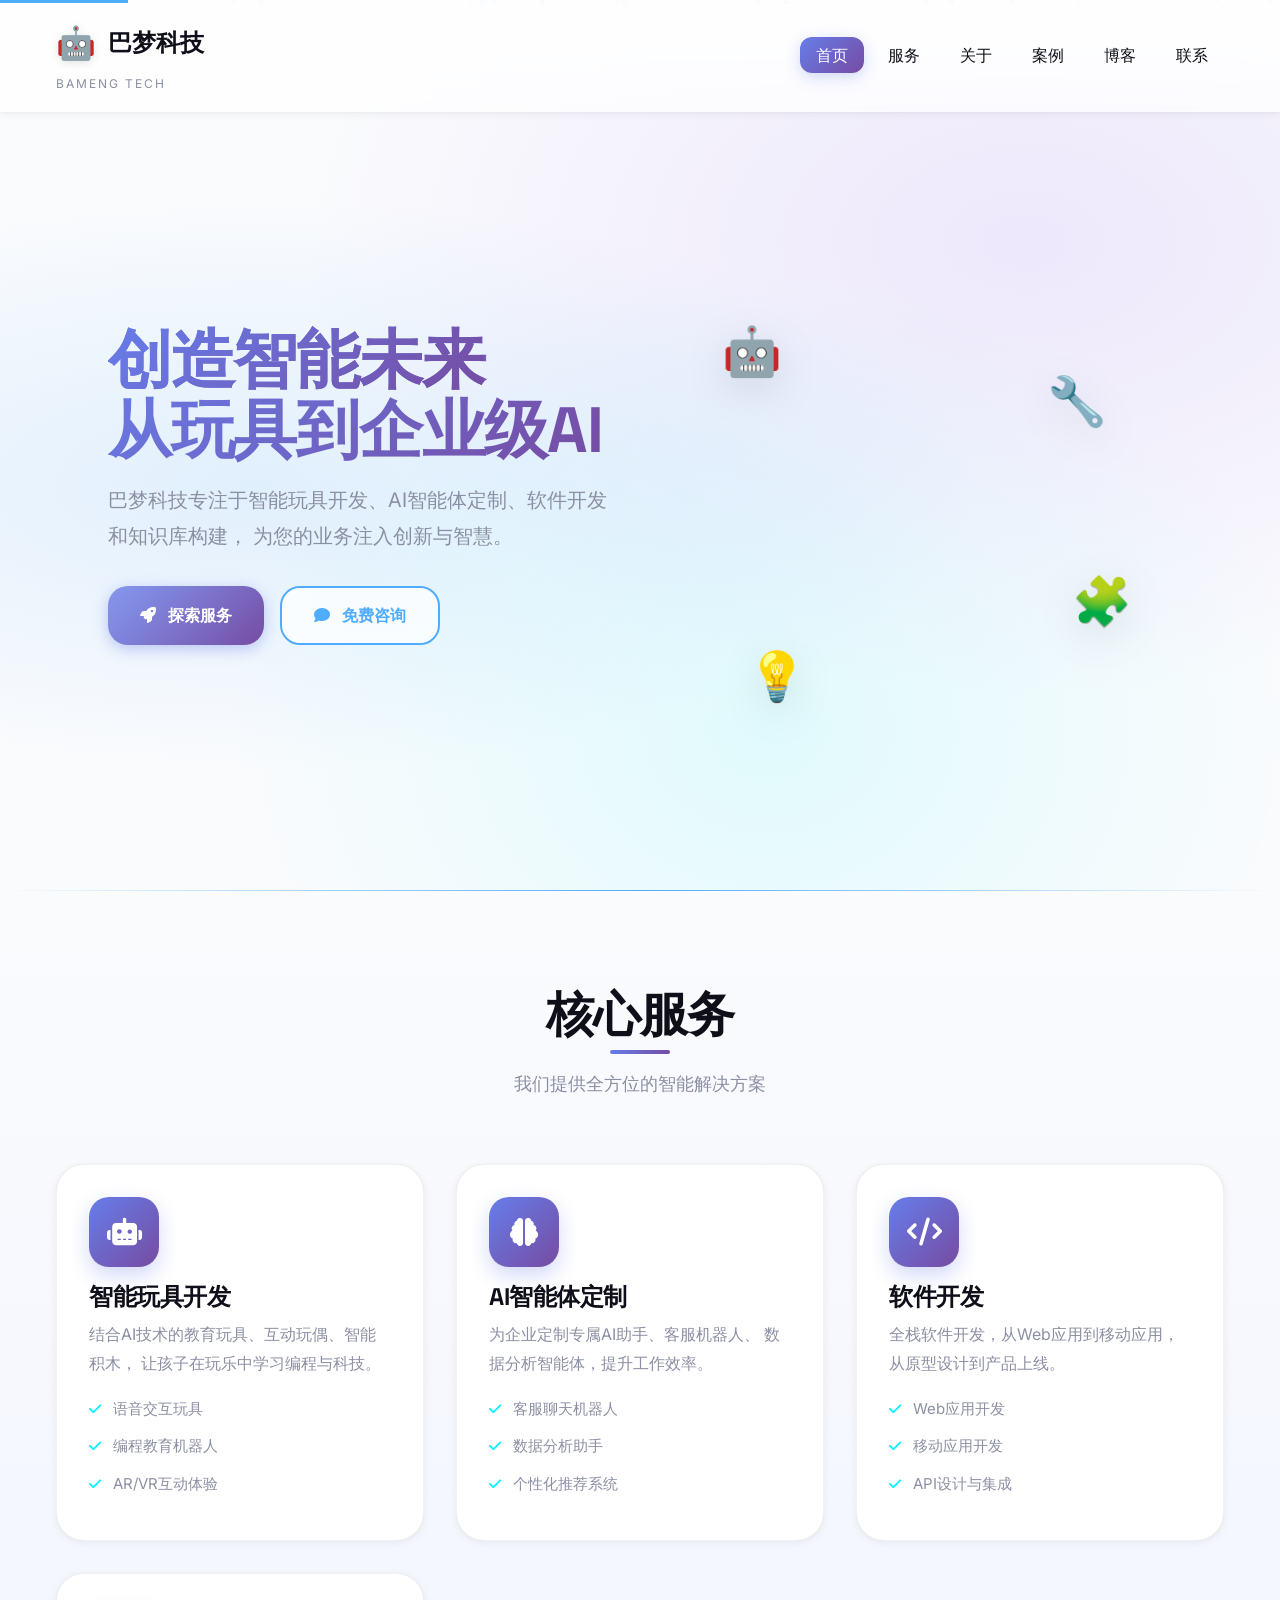
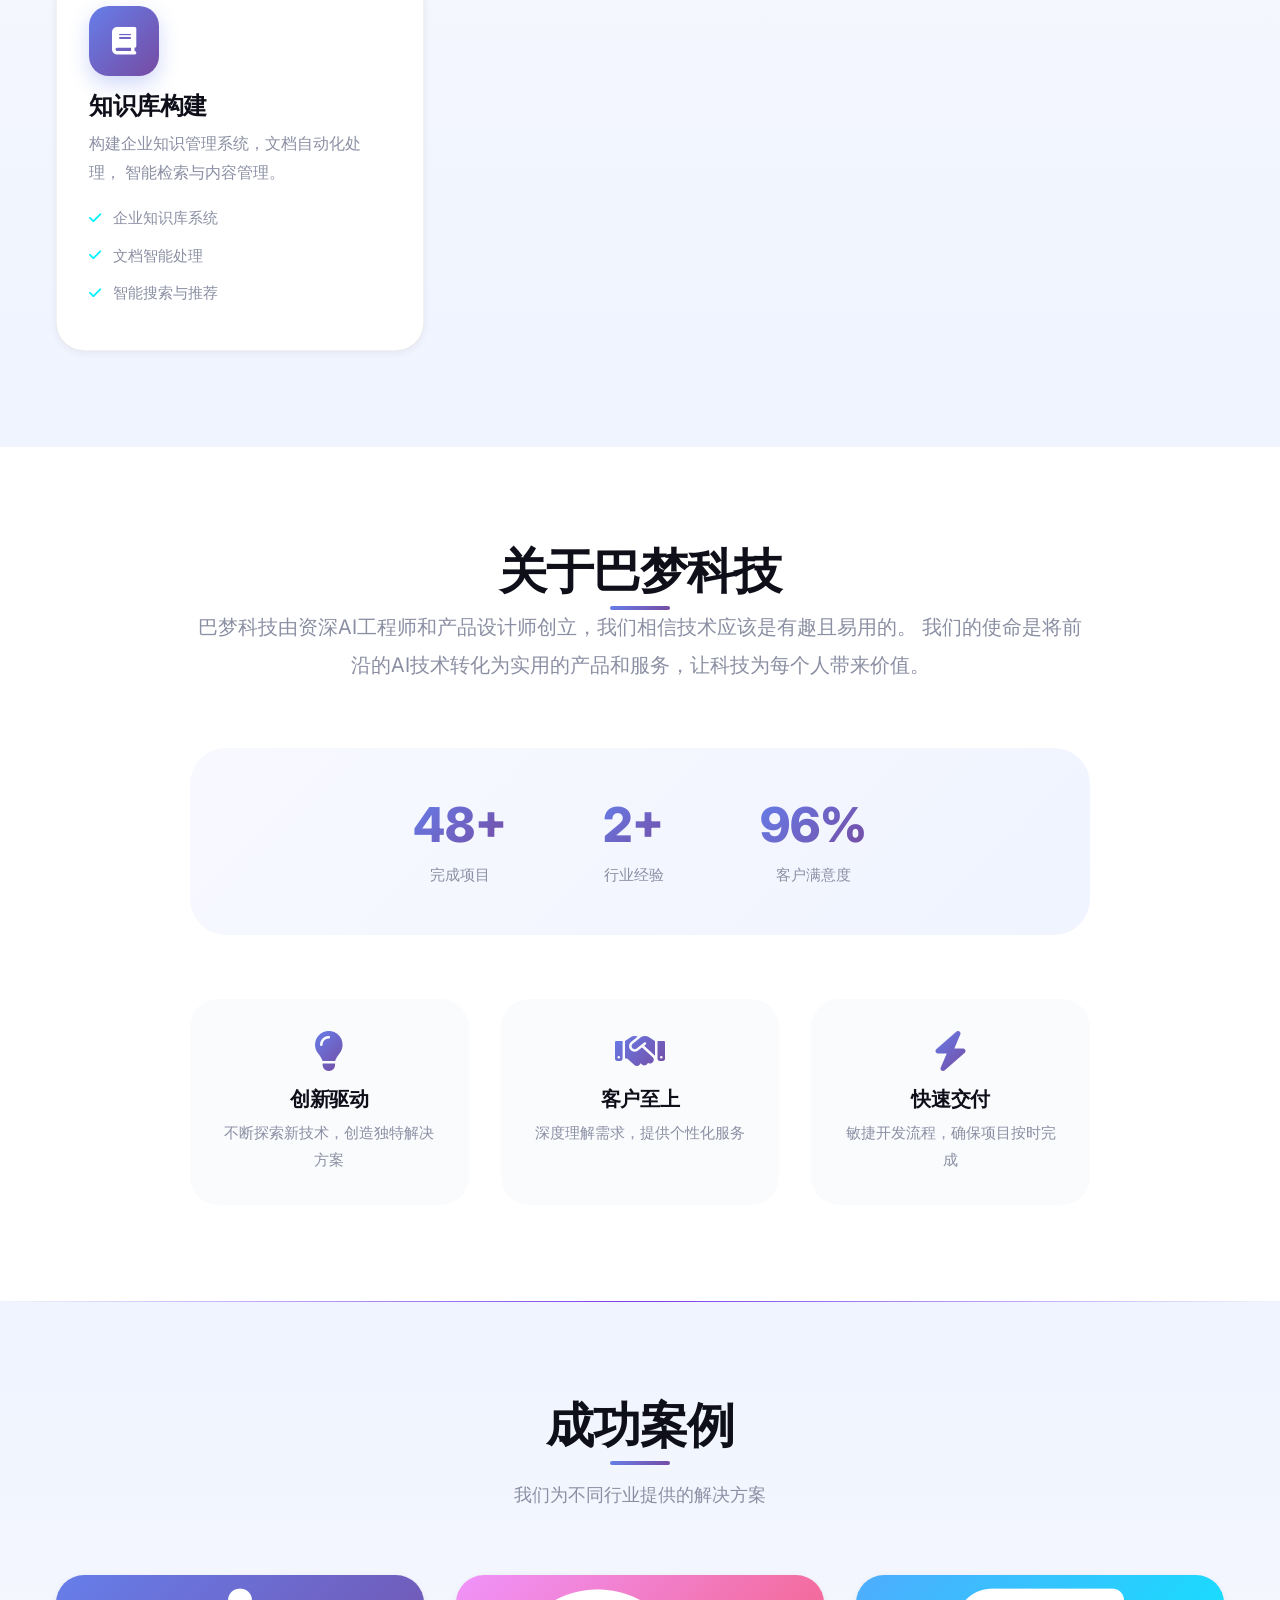
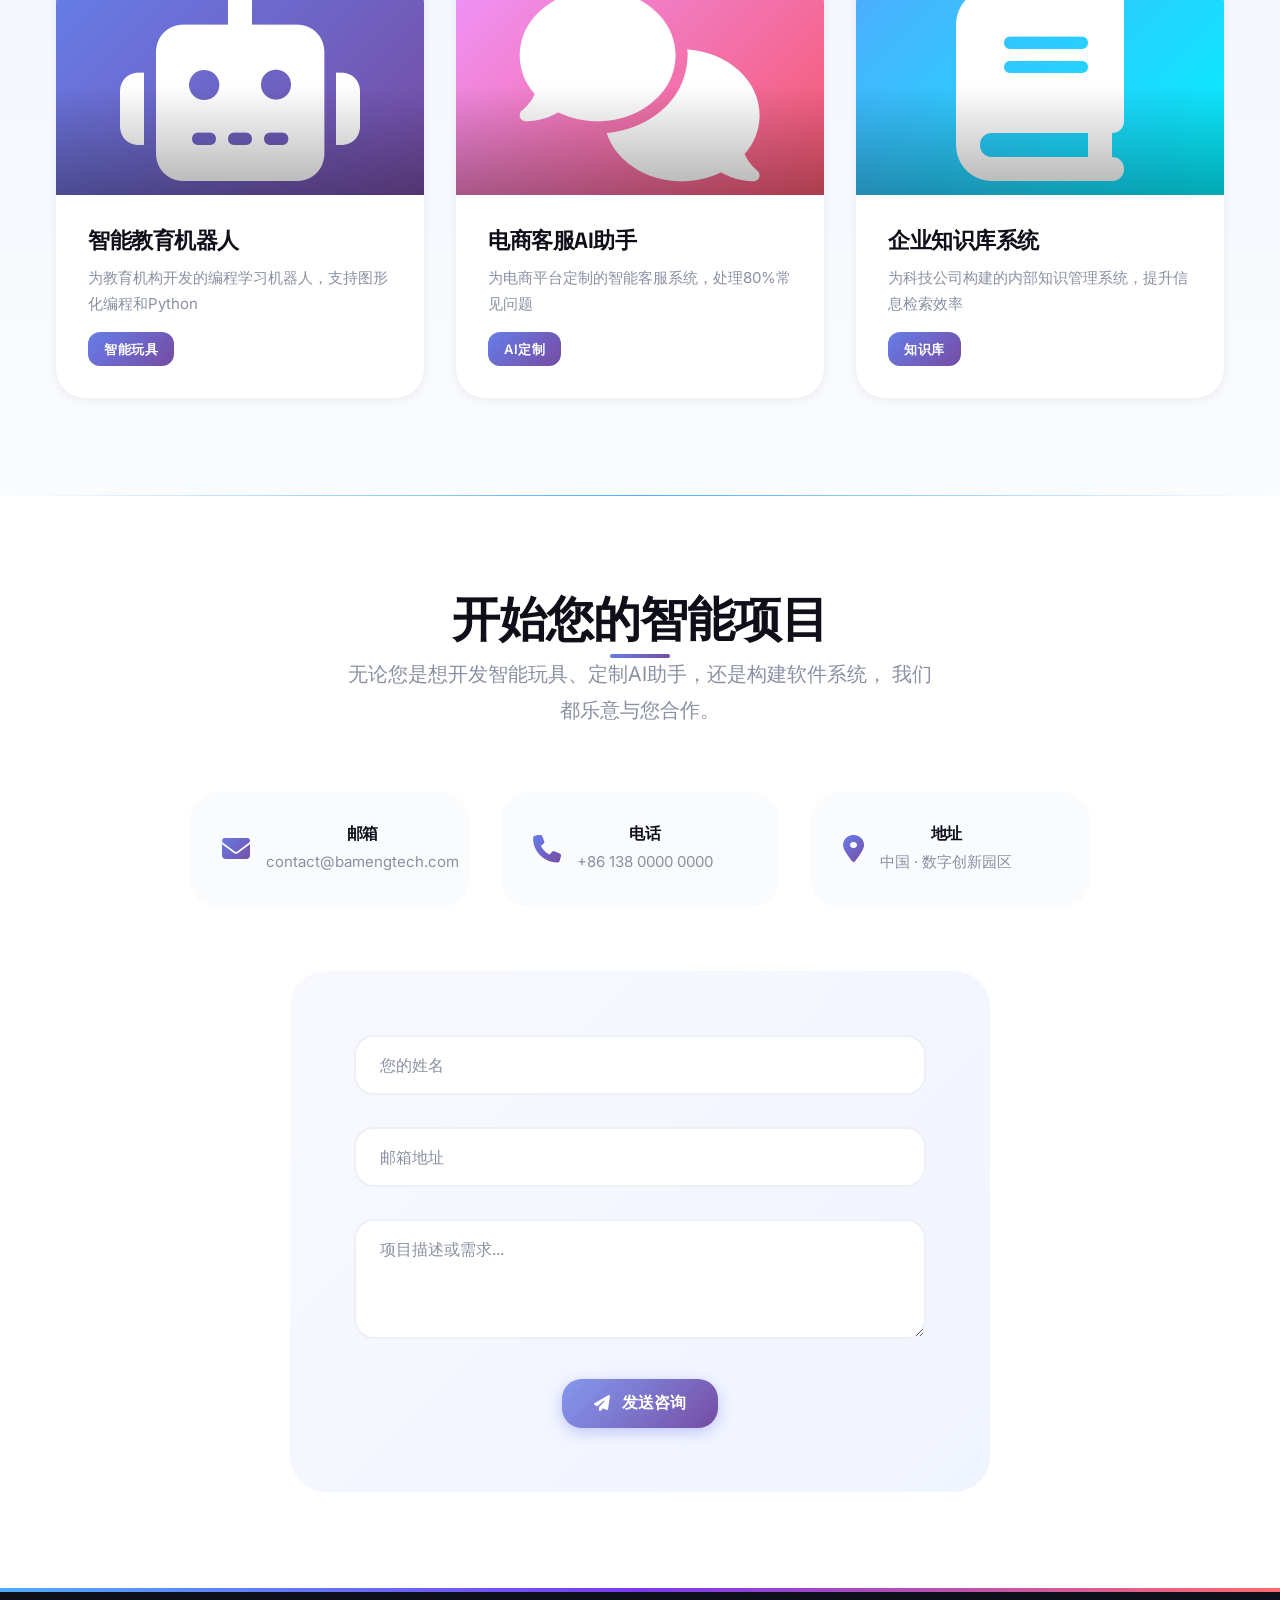
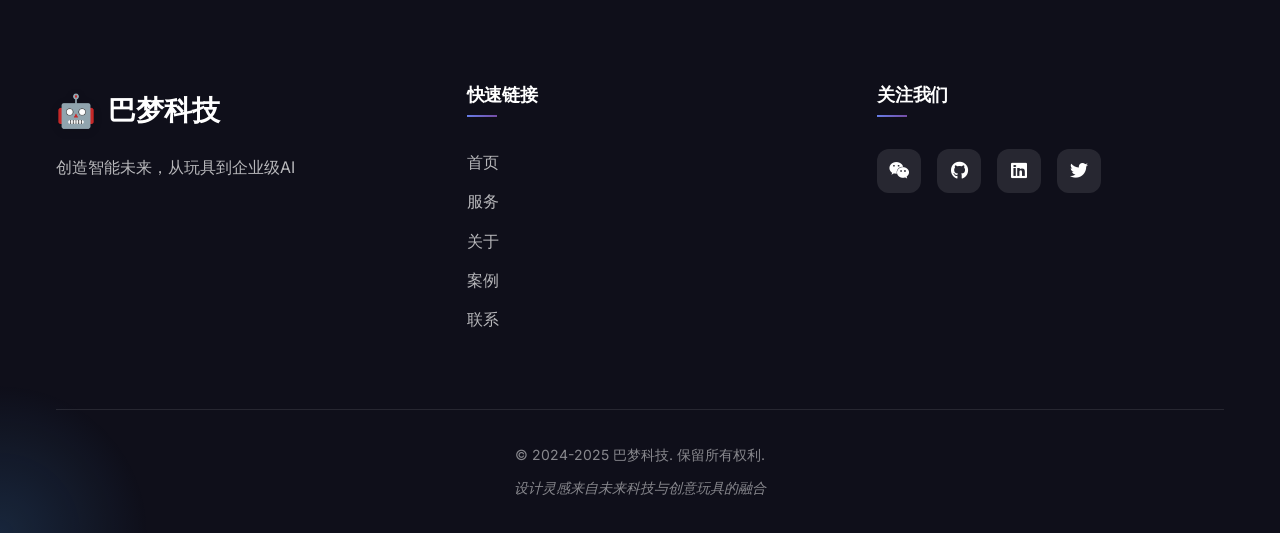
<file: index.html>
<!DOCTYPE html>
<html lang="zh-CN">
<head>
    <meta charset="UTF-8">
    <meta name="viewport" content="width=device-width, initial-scale=1.0">
    <meta name="description" content="巴梦科技专注于智能玩具开发、AI智能体定制、软件开发和知识库构建，为您的业务注入创新与智慧。">
    <meta name="theme-color" content="#667eea">
    <title>巴梦科技 - 智能玩具与AI定制专家</title>
    <link rel="stylesheet" href="css/style.css">
    <link rel="preconnect" href="https://fonts.googleapis.com">
    <link rel="preconnect" href="https://fonts.gstatic.com" crossorigin>
    <link href="https://fonts.googleapis.com/css2?family=Inter:wght@300;400;500;600;700&family=Space+Grotesk:wght@300;400;500;600;700&family=JetBrains+Mono:wght@300;400;500&display=swap" rel="stylesheet">
    <link rel="stylesheet" href="https://cdnjs.cloudflare.com/ajax/libs/font-awesome/6.4.0/css/all.min.css">
</head>
<body>
    <!-- 无障碍跳过链接 -->
    <a href="#main-content" class="skip-link">跳转到主要内容</a>
    
    <!-- 导航栏 -->
    <nav class="navbar">
        <div class="container">
            <div class="nav-brand">
                <div class="logo">
                    <span class="logo-icon">🤖</span>
                    <span class="logo-text">巴梦科技</span>
                </div>
                <div class="logo-subtitle">Bameng Tech</div>
            </div>
            <ul class="nav-menu">
                <li><a href="#home" class="nav-link active">首页</a></li>
                <li><a href="#services" class="nav-link">服务</a></li>
                <li><a href="#about" class="nav-link">关于</a></li>
                <li><a href="#portfolio" class="nav-link">案例</a></li>
                <li><a href="blog.html" class="nav-link">博客</a></li>
                <li><a href="#contact" class="nav-link">联系</a></li>
            </ul>
            <button class="nav-toggle" aria-label="Toggle navigation">
                <i class="fas fa-bars"></i>
            </button>
        </div>
    </nav>

    <!-- 主要内容 -->
    <main id="main-content">
        <!-- 英雄区域 -->
    <section id="home" class="hero">
        <div class="container">
            <div class="hero-content">
                <h1 class="hero-title">
                    <span class="gradient-text">创造智能未来</span>
                    <br>从玩具到企业级AI
                </h1>
                <p class="hero-subtitle">
                    巴梦科技专注于智能玩具开发、AI智能体定制、软件开发和知识库构建，
                    为您的业务注入创新与智慧。
                </p>
                <div class="hero-buttons">
                    <a href="#services" class="btn btn-primary">
                        <i class="fas fa-rocket"></i> 探索服务
                    </a>
                    <a href="#contact" class="btn btn-secondary">
                        <i class="fas fa-comment"></i> 免费咨询
                    </a>
                </div>
            </div>
            <div class="hero-visual">
                <div class="floating-elements">
                    <div class="floating-element el1">🤖</div>
                    <div class="floating-element el2">🧩</div>
                    <div class="floating-element el3">💡</div>
                    <div class="floating-element el4">🔧</div>
                </div>
                <div class="hero-image">
                    <!-- 这里可以用SVG或图片 -->
                    <div class="circuit-background"></div>
                </div>
            </div>
        </div>
    </section>

    <!-- 服务区域 -->
    <section id="services" class="services">
        <div class="container">
            <div class="section-header">
                <h2 class="section-title">核心服务</h2>
                <p class="section-subtitle">我们提供全方位的智能解决方案</p>
            </div>
            <div class="services-grid">
                <div class="service-card">
                    <div class="service-icon">
                        <i class="fas fa-robot"></i>
                    </div>
                    <h3 class="service-title">智能玩具开发</h3>
                    <p class="service-description">
                        结合AI技术的教育玩具、互动玩偶、智能积木，
                        让孩子在玩乐中学习编程与科技。
                    </p>
                    <ul class="service-features">
                        <li><i class="fas fa-check"></i> 语音交互玩具</li>
                        <li><i class="fas fa-check"></i> 编程教育机器人</li>
                        <li><i class="fas fa-check"></i> AR/VR互动体验</li>
                    </ul>
                </div>

                <div class="service-card">
                    <div class="service-icon">
                        <i class="fas fa-brain"></i>
                    </div>
                    <h3 class="service-title">AI智能体定制</h3>
                    <p class="service-description">
                        为企业定制专属AI助手、客服机器人、
                        数据分析智能体，提升工作效率。
                    </p>
                    <ul class="service-features">
                        <li><i class="fas fa-check"></i> 客服聊天机器人</li>
                        <li><i class="fas fa-check"></i> 数据分析助手</li>
                        <li><i class="fas fa-check"></i> 个性化推荐系统</li>
                    </ul>
                </div>

                <div class="service-card">
                    <div class="service-icon">
                        <i class="fas fa-code"></i>
                    </div>
                    <h3 class="service-title">软件开发</h3>
                    <p class="service-description">
                        全栈软件开发，从Web应用到移动应用，
                        从原型设计到产品上线。
                    </p>
                    <ul class="service-features">
                        <li><i class="fas fa-check"></i> Web应用开发</li>
                        <li><i class="fas fa-check"></i> 移动应用开发</li>
                        <li><i class="fas fa-check"></i> API设计与集成</li>
                    </ul>
                </div>

                <div class="service-card">
                    <div class="service-icon">
                        <i class="fas fa-book"></i>
                    </div>
                    <h3 class="service-title">知识库构建</h3>
                    <p class="service-description">
                        构建企业知识管理系统，文档自动化处理，
                        智能检索与内容管理。
                    </p>
                    <ul class="service-features">
                        <li><i class="fas fa-check"></i> 企业知识库系统</li>
                        <li><i class="fas fa-check"></i> 文档智能处理</li>
                        <li><i class="fas fa-check"></i> 智能搜索与推荐</li>
                    </ul>
                </div>
            </div>
        </div>
    </section>

    <!-- 关于区域 -->
    <section id="about" class="about">
        <div class="container">
            <div class="about-content">
                <h2 class="section-title">关于巴梦科技</h2>
                <p class="about-text">
                    巴梦科技由资深AI工程师和产品设计师创立，我们相信技术应该是有趣且易用的。
                    我们的使命是将前沿的AI技术转化为实用的产品和服务，让科技为每个人带来价值。
                </p>
                <div class="stats">
                    <div class="stat-item">
                        <div class="stat-number">50+</div>
                        <div class="stat-label">完成项目</div>
                    </div>
                    <div class="stat-item">
                        <div class="stat-number">3+</div>
                        <div class="stat-label">行业经验</div>
                    </div>
                    <div class="stat-item">
                        <div class="stat-number">100%</div>
                        <div class="stat-label">客户满意度</div>
                    </div>
                </div>
                <div class="about-features">
                    <div class="feature">
                        <i class="fas fa-lightbulb"></i>
                        <h4>创新驱动</h4>
                        <p>不断探索新技术，创造独特解决方案</p>
                    </div>
                    <div class="feature">
                        <i class="fas fa-handshake"></i>
                        <h4>客户至上</h4>
                        <p>深度理解需求，提供个性化服务</p>
                    </div>
                    <div class="feature">
                        <i class="fas fa-bolt"></i>
                        <h4>快速交付</h4>
                        <p>敏捷开发流程，确保项目按时完成</p>
                    </div>
                </div>
            </div>
        </div>
    </section>

    <!-- 案例展示 -->
    <section id="portfolio" class="portfolio">
        <div class="container">
            <div class="section-header">
                <h2 class="section-title">成功案例</h2>
                <p class="section-subtitle">我们为不同行业提供的解决方案</p>
            </div>
            <div class="portfolio-grid">
                <div class="portfolio-item">
                    <div class="portfolio-image" style="background: linear-gradient(135deg, #667eea 0%, #764ba2 100%);">
                        <i class="fas fa-robot fa-3x"></i>
                    </div>
                    <div class="portfolio-content">
                        <h3>智能教育机器人</h3>
                        <p>为教育机构开发的编程学习机器人，支持图形化编程和Python</p>
                        <span class="portfolio-tag">智能玩具</span>
                    </div>
                </div>
                <div class="portfolio-item">
                    <div class="portfolio-image" style="background: linear-gradient(135deg, #f093fb 0%, #f5576c 100%);">
                        <i class="fas fa-comments fa-3x"></i>
                    </div>
                    <div class="portfolio-content">
                        <h3>电商客服AI助手</h3>
                        <p>为电商平台定制的智能客服系统，处理80%常见问题</p>
                        <span class="portfolio-tag">AI定制</span>
                    </div>
                </div>
                <div class="portfolio-item">
                    <div class="portfolio-image" style="background: linear-gradient(135deg, #4facfe 0%, #00f2fe 100%);">
                        <i class="fas fa-book fa-3x"></i>
                    </div>
                    <div class="portfolio-content">
                        <h3>企业知识库系统</h3>
                        <p>为科技公司构建的内部知识管理系统，提升信息检索效率</p>
                        <span class="portfolio-tag">知识库</span>
                    </div>
                </div>
            </div>
        </div>
    </section>

    <!-- 联系区域 -->
    <section id="contact" class="contact">
        <div class="container">
            <div class="contact-content">
                <h2 class="section-title">开始您的智能项目</h2>
                <p class="contact-subtitle">
                    无论您是想开发智能玩具、定制AI助手，还是构建软件系统，
                    我们都乐意与您合作。
                </p>
                <div class="contact-info">
                    <div class="contact-item">
                        <i class="fas fa-envelope"></i>
                        <div>
                            <h4>邮箱</h4>
                            <p>contact@bamengtech.com</p>
                        </div>
                    </div>
                    <div class="contact-item">
                        <i class="fas fa-phone"></i>
                        <div>
                            <h4>电话</h4>
                            <p>+86 138 0000 0000</p>
                        </div>
                    </div>
                    <div class="contact-item">
                        <i class="fas fa-map-marker-alt"></i>
                        <div>
                            <h4>地址</h4>
                            <p>中国 · 数字创新园区</p>
                        </div>
                    </div>
                </div>
                <form class="contact-form">
                    <div class="form-group">
                        <input type="text" placeholder="您的姓名" required>
                    </div>
                    <div class="form-group">
                        <input type="email" placeholder="邮箱地址" required>
                    </div>
                    <div class="form-group">
                        <textarea placeholder="项目描述或需求..." rows="4" required></textarea>
                    </div>
                    <button type="submit" class="btn btn-primary">
                        <i class="fas fa-paper-plane"></i> 发送咨询
                    </button>
                </form>
            </div>
        </div>
    </section>
    </main>

    <!-- 页脚 -->
    <footer class="footer">
        <div class="container">
            <div class="footer-content">
                <div class="footer-brand">
                    <div class="logo">
                        <span class="logo-icon">🤖</span>
                        <span class="logo-text">巴梦科技</span>
                    </div>
                    <p class="footer-description">
                        创造智能未来，从玩具到企业级AI
                    </p>
                </div>
                <div class="footer-links">
                    <h4>快速链接</h4>
                    <ul>
                        <li><a href="#home">首页</a></li>
                        <li><a href="#services">服务</a></li>
                        <li><a href="#about">关于</a></li>
                        <li><a href="#portfolio">案例</a></li>
                        <li><a href="#contact">联系</a></li>
                    </ul>
                </div>
                <div class="footer-social">
                    <h4>关注我们</h4>
                    <div class="social-icons">
                        <a href="#"><i class="fab fa-weixin"></i></a>
                        <a href="#"><i class="fab fa-github"></i></a>
                        <a href="#"><i class="fab fa-linkedin"></i></a>
                        <a href="#"><i class="fab fa-twitter"></i></a>
                    </div>
                </div>
            </div>
            <div class="footer-bottom">
                <p>&copy; 2024-2025 巴梦科技. 保留所有权利.</p>
                <p>设计灵感来自未来科技与创意玩具的融合</p>
            </div>
        </div>
    </footer>

    <script src="js/script.js"></script>
</body>
</html>
</file>
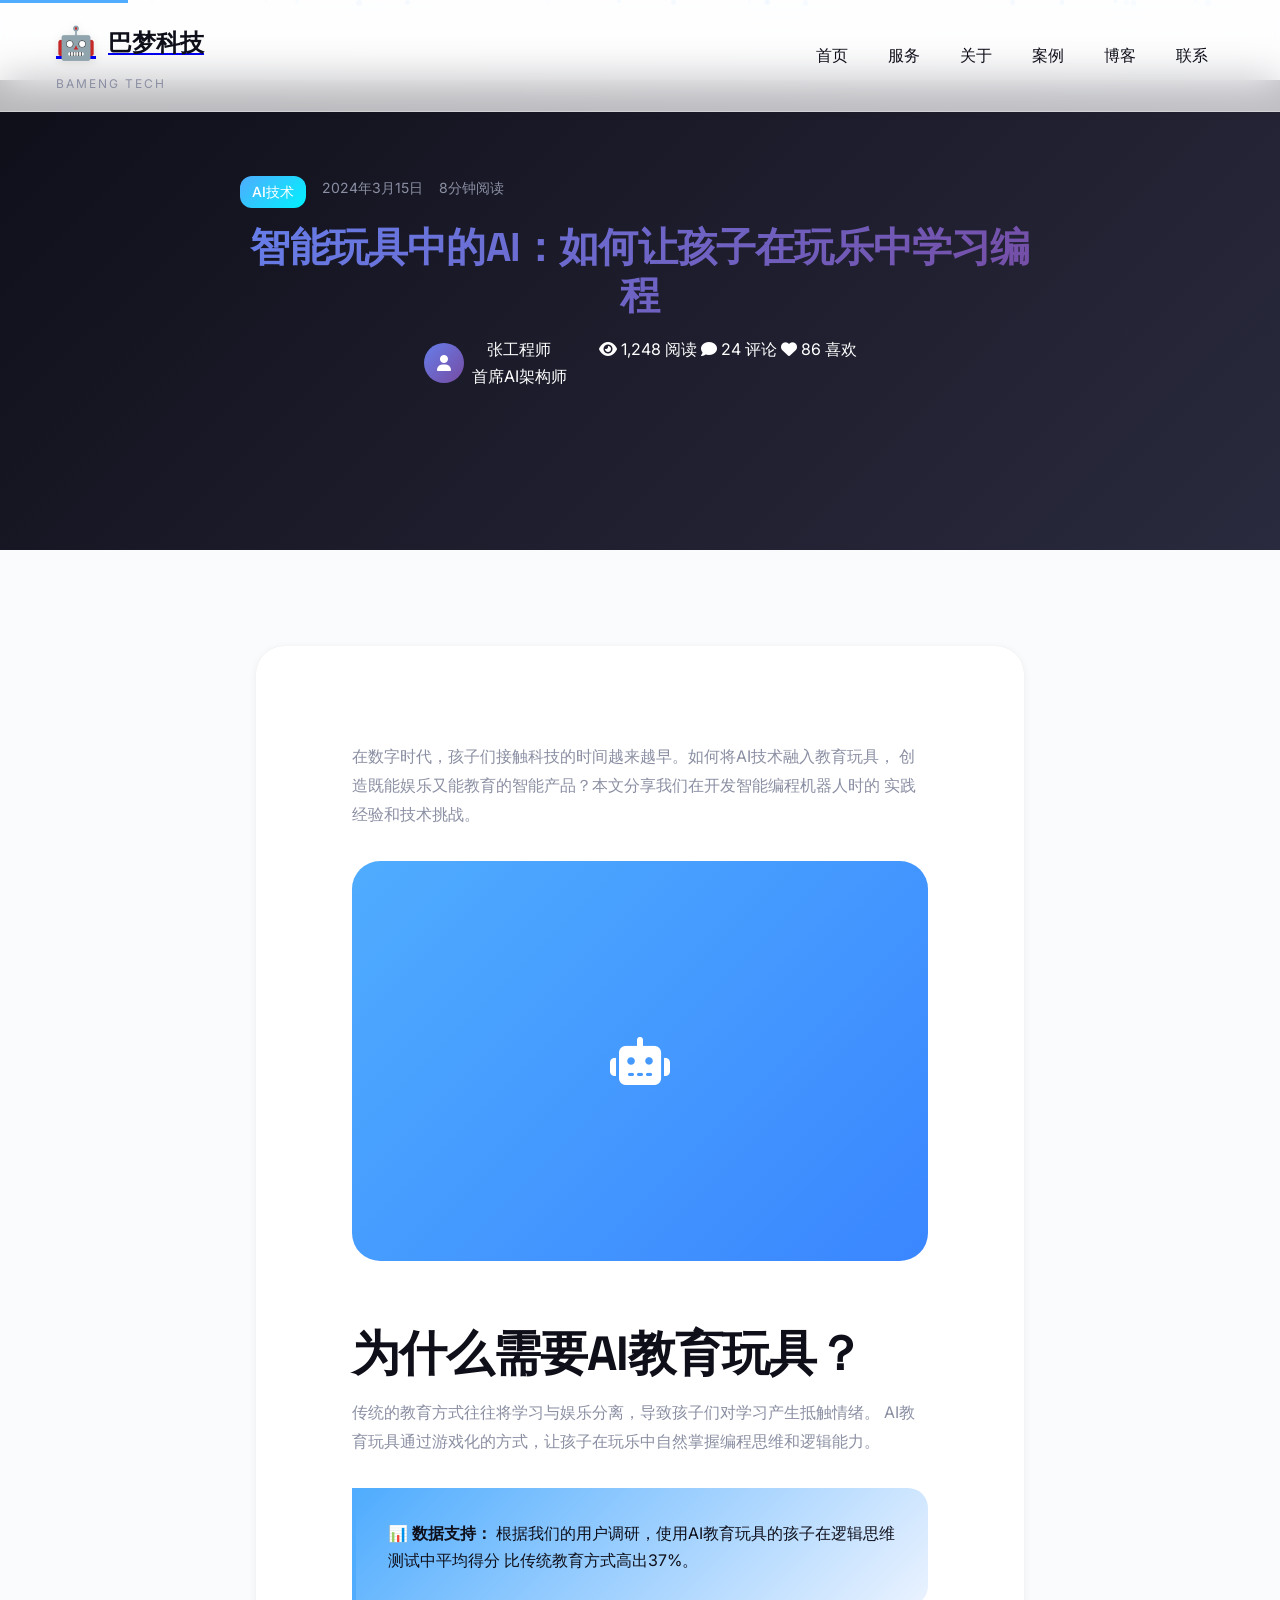
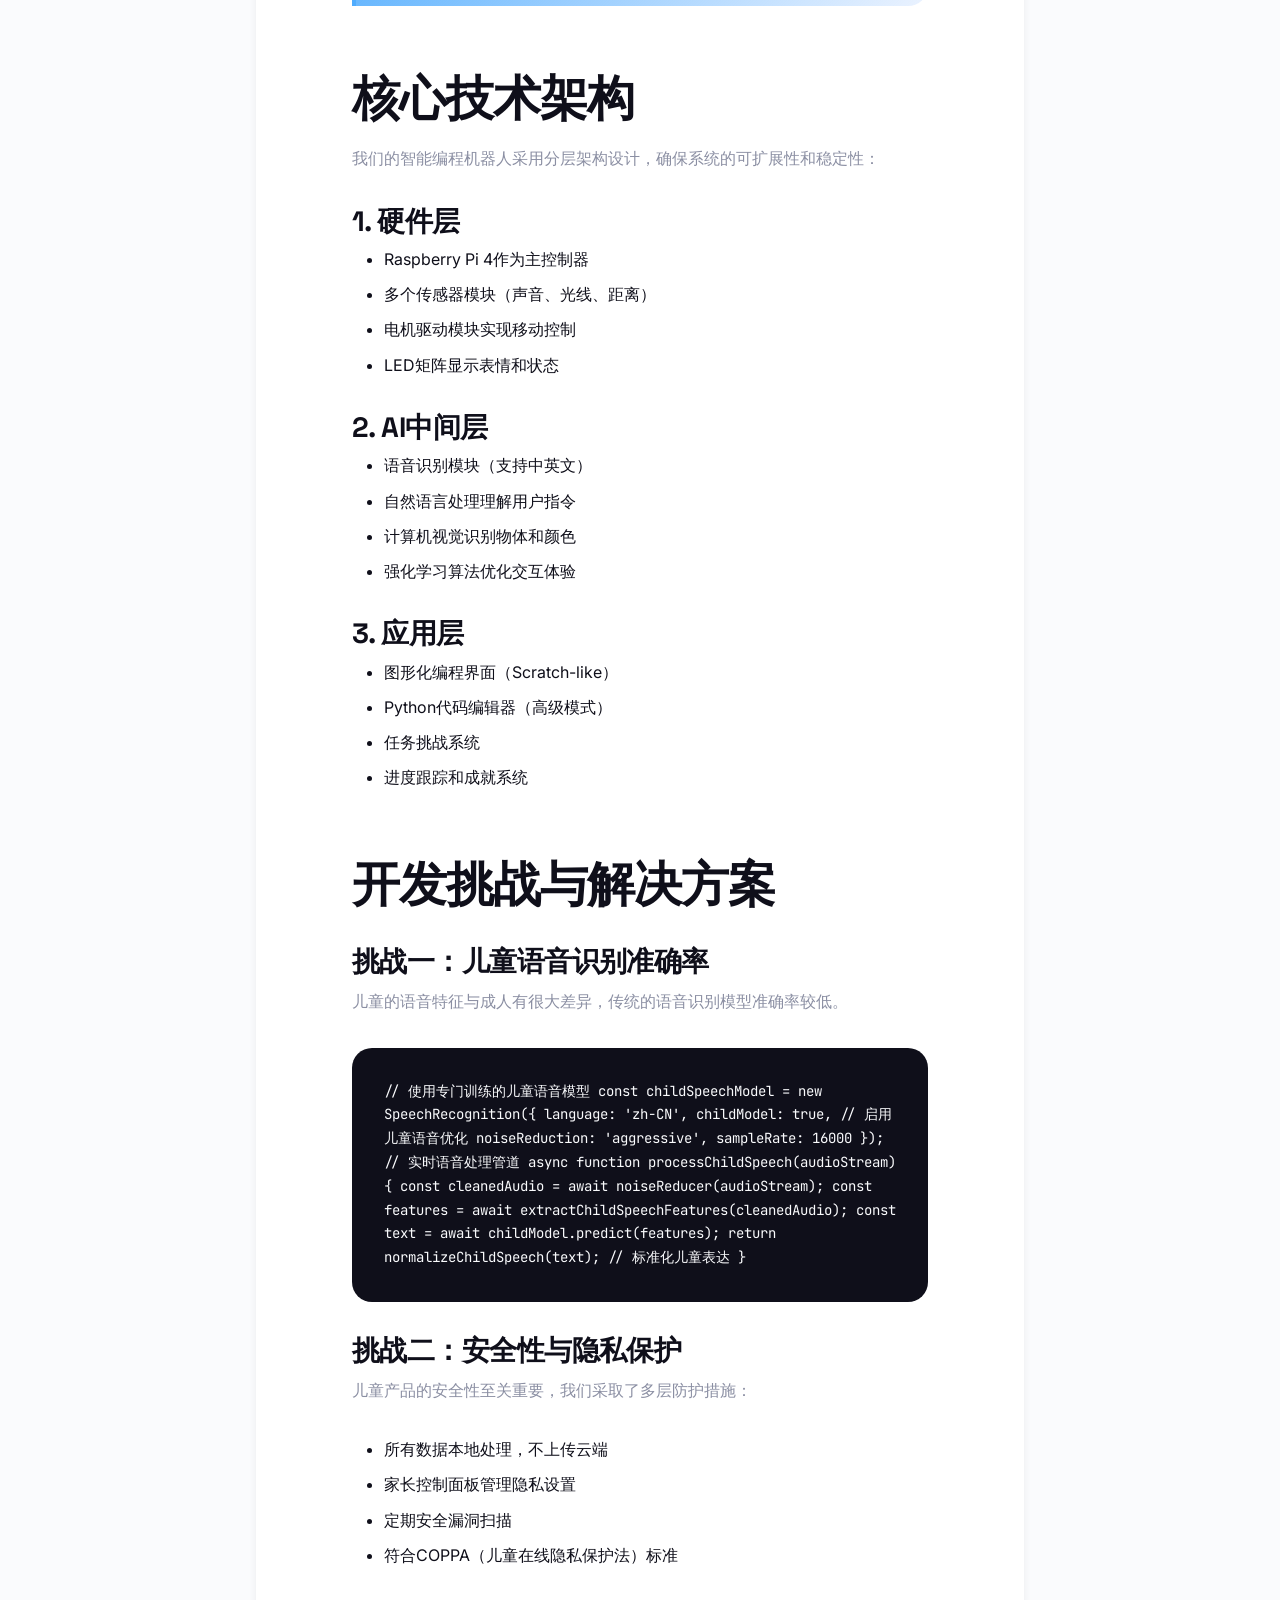
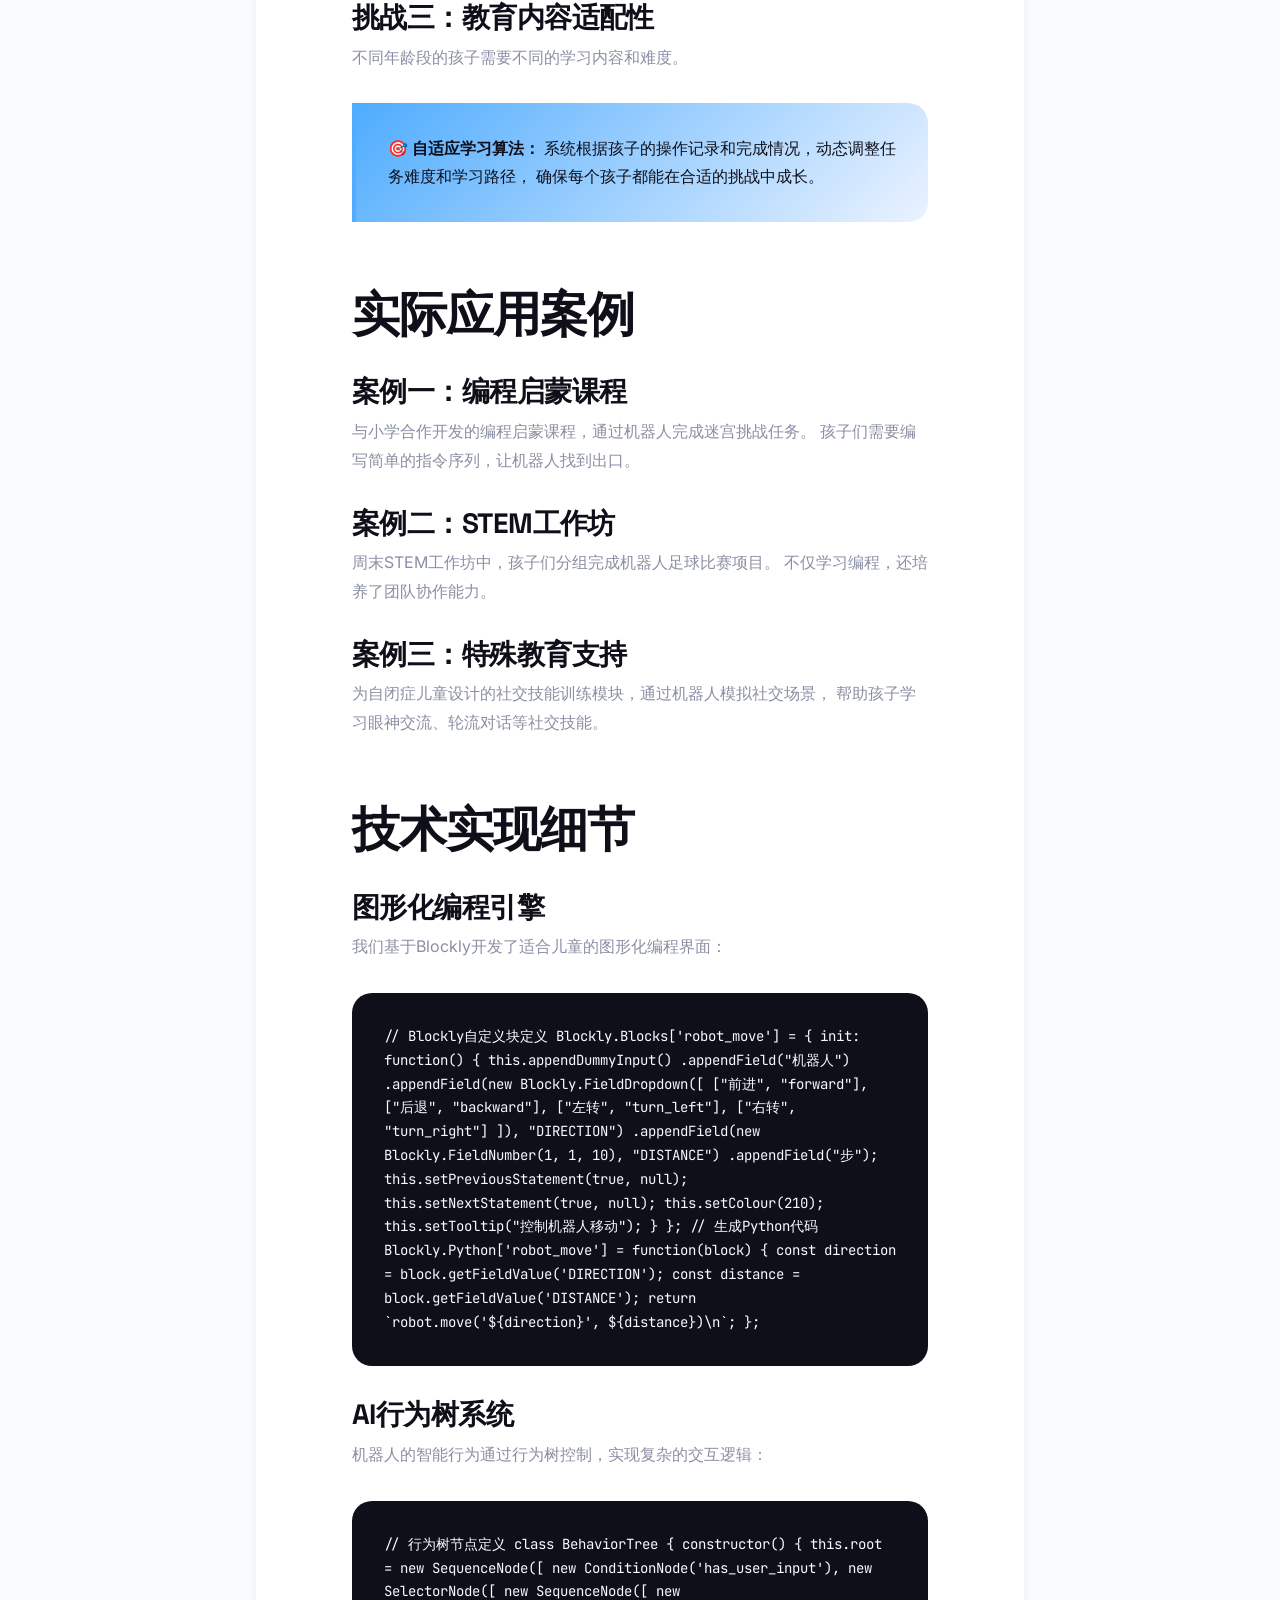
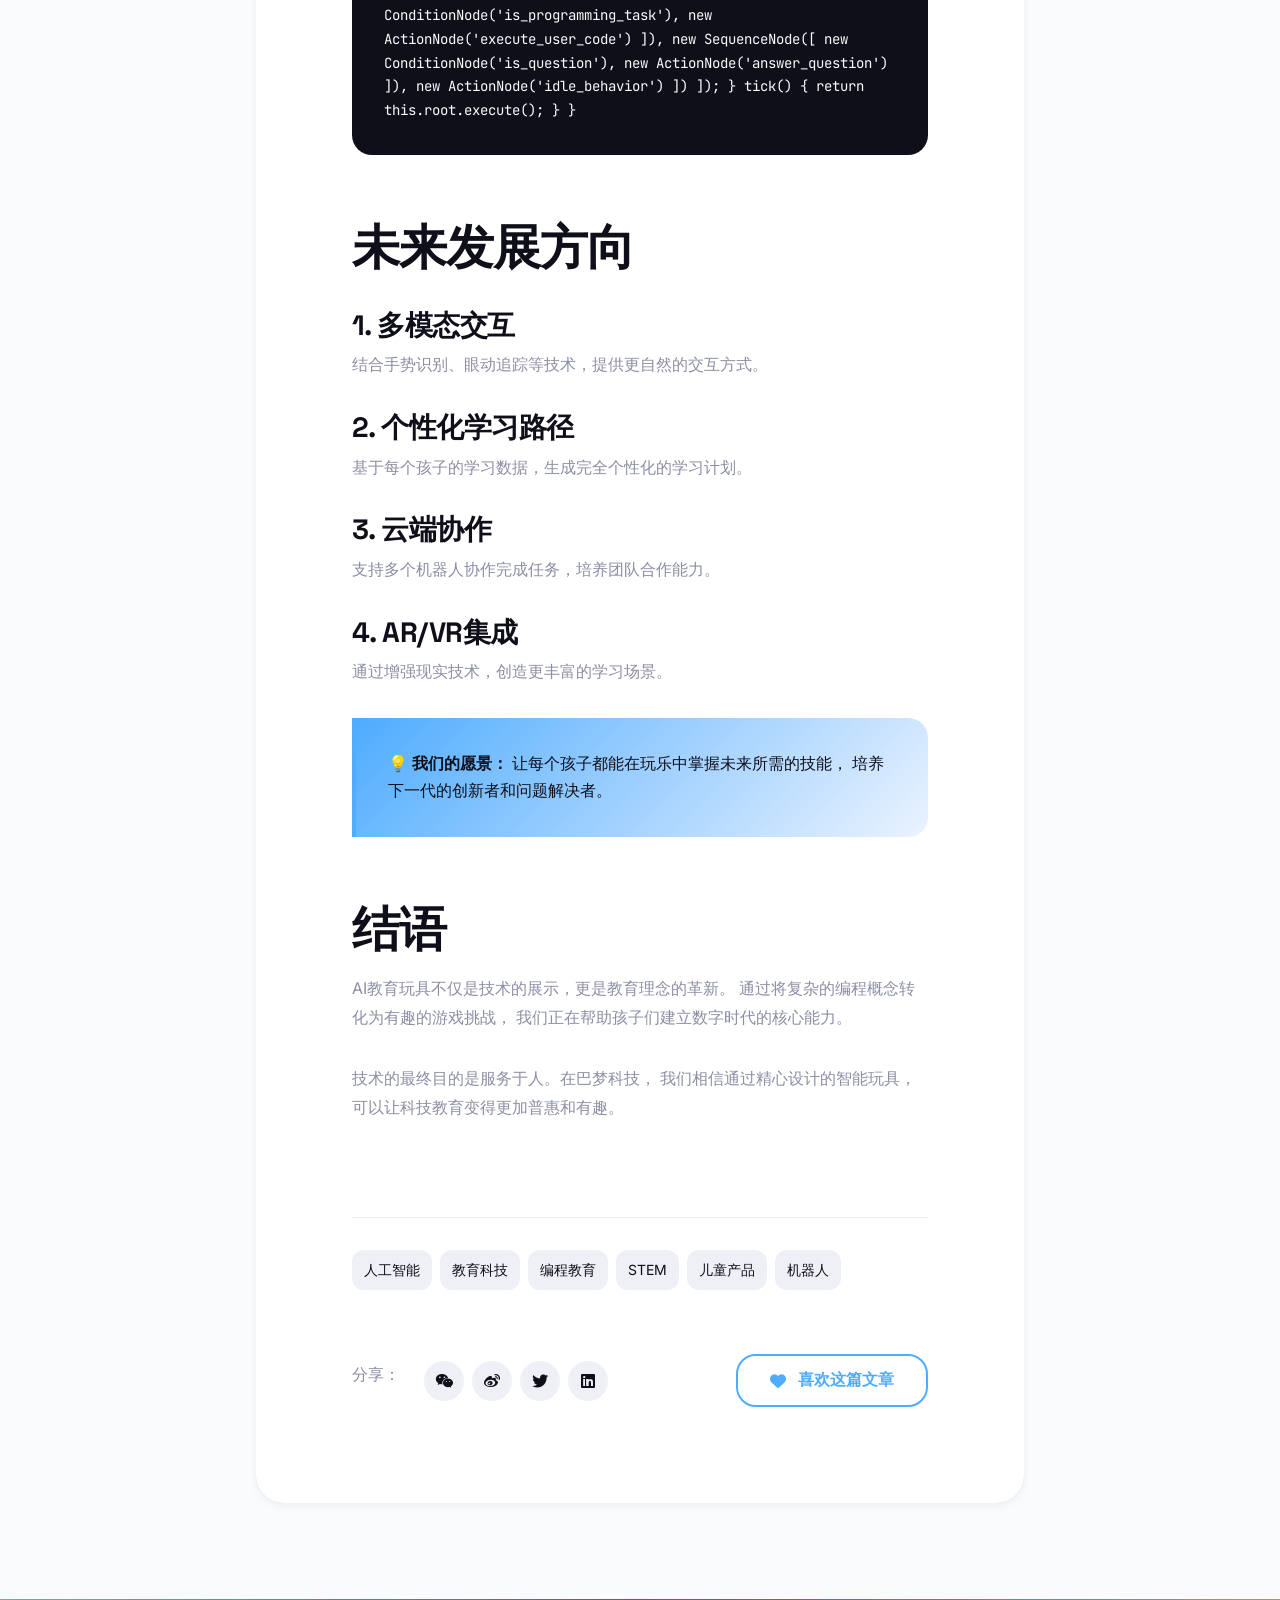
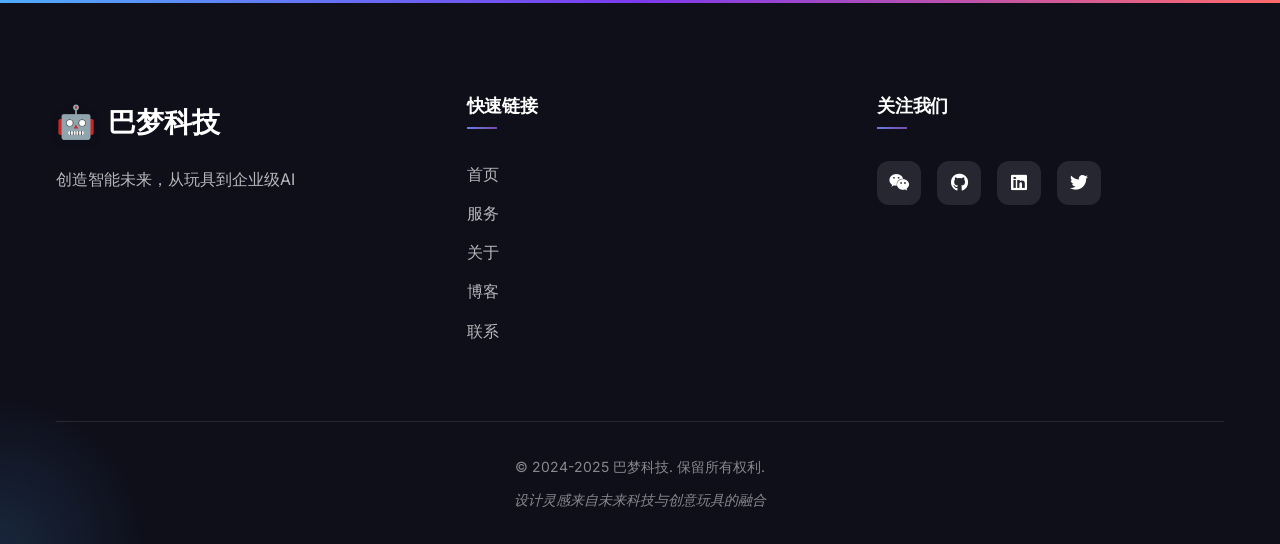
<file: article-ai-toys.html>
<!DOCTYPE html>
<html lang="zh-CN">
<head>
    <meta charset="UTF-8">
    <meta name="viewport" content="width=device-width, initial-scale=1.0">
    <meta name="description" content="探索如何将AI技术融入教育玩具，创造既能娱乐又能教育的智能产品 - 巴梦科技博客">
    <meta name="theme-color" content="#667eea">
    <title>智能玩具中的AI：如何让孩子在玩乐中学习编程 - 巴梦科技博客</title>
    <link rel="stylesheet" href="css/style.css">
    <link rel="stylesheet" href="css/blog.css">
    <link rel="preconnect" href="https://fonts.googleapis.com">
    <link rel="preconnect" href="https://fonts.gstatic.com" crossorigin>
    <link href="https://fonts.googleapis.com/css2?family=Inter:wght@300;400;500;600;700&family=Space+Grotesk:wght@300;400;500;600;700&family=JetBrains+Mono:wght@300;400;500&display=swap" rel="stylesheet">
    <link rel="stylesheet" href="https://cdnjs.cloudflare.com/ajax/libs/font-awesome/6.4.0/css/all.min.css">
    <style>
        /* 文章页面特有样式 */
        .article-header {
            padding: var(--spacing-xl) 0;
            margin-top: 80px;
            background: linear-gradient(135deg, var(--primary-dark) 0%, #2a2a3e 100%);
            color: white;
        }
        
        .article-header-content {
            max-width: 800px;
            margin: 0 auto;
            text-align: center;
        }
        
        .article-title {
            font-size: 2.5rem;
            margin-bottom: var(--spacing-sm);
            color: white;
        }
        
        .article-meta-large {
            display: flex;
            justify-content: center;
            gap: var(--spacing-md);
            margin-bottom: var(--spacing-lg);
            flex-wrap: wrap;
        }
        
        .article-author {
            display: flex;
            align-items: center;
            gap: 0.5rem;
        }
        
        .author-avatar {
            width: 40px;
            height: 40px;
            border-radius: 50%;
            background: var(--gradient-primary);
            display: flex;
            align-items: center;
            justify-content: center;
            color: white;
        }
        
        .article-content {
            max-width: 800px;
            margin: var(--spacing-xl) auto;
            padding: 0 var(--spacing-sm);
        }
        
        .article-body {
            background: white;
            padding: var(--spacing-xl);
            border-radius: var(--radius-lg);
            box-shadow: var(--shadow-sm);
        }
        
        .article-body h2 {
            margin-top: var(--spacing-lg);
            margin-bottom: var(--spacing-sm);
            color: var(--dark-color);
        }
        
        .article-body h3 {
            margin-top: var(--spacing-md);
            margin-bottom: var(--spacing-xs);
            color: var(--dark-color);
        }
        
        .article-body p {
            margin-bottom: var(--spacing-md);
            line-height: 1.8;
        }
        
        .article-body ul, .article-body ol {
            margin-bottom: var(--spacing-md);
            padding-left: var(--spacing-md);
        }
        
        .article-body li {
            margin-bottom: 0.5rem;
        }
        
        .code-block {
            background: var(--primary-dark);
            color: var(--light-color);
            padding: var(--spacing-md);
            border-radius: var(--radius-md);
            margin: var(--spacing-md) 0;
            overflow-x: auto;
            font-family: var(--font-mono);
            font-size: 0.875rem;
        }
        
        .info-box {
            background: linear-gradient(135deg, var(--accent-blue) 0%, rgba(58, 134, 255, 0.1) 100%);
            border-left: 4px solid var(--accent-blue);
            padding: var(--spacing-md);
            margin: var(--spacing-md) 0;
            border-radius: 0 var(--radius-md) var(--radius-md) 0;
        }
        
        .article-image {
            width: 100%;
            height: 400px;
            background: linear-gradient(135deg, var(--accent-blue) 0%, #3a86ff 100%);
            border-radius: var(--radius-lg);
            margin: var(--spacing-md) 0;
            display: flex;
            align-items: center;
            justify-content: center;
            color: white;
            font-size: 3rem;
        }
        
        .article-footer {
            margin-top: var(--spacing-xl);
            padding-top: var(--spacing-md);
            border-top: 1px solid var(--light-gray);
        }
        
        .article-tags {
            display: flex;
            flex-wrap: wrap;
            gap: 0.5rem;
            margin-bottom: var(--spacing-md);
        }
        
        .article-actions {
            display: flex;
            justify-content: space-between;
            align-items: center;
            margin-top: var(--spacing-lg);
        }
        
        .share-buttons {
            display: flex;
            gap: 0.5rem;
        }
        
        .share-btn {
            width: 40px;
            height: 40px;
            border-radius: 50%;
            background: var(--light-gray);
            display: flex;
            align-items: center;
            justify-content: center;
            color: var(--dark-color);
            text-decoration: none;
            transition: all 0.3s ease;
        }
        
        .share-btn:hover {
            transform: translateY(-3px);
            background: var(--gradient-primary);
            color: white;
        }
        
        @media (max-width: 768px) {
            .article-title {
                font-size: 2rem;
            }
            
            .article-body {
                padding: var(--spacing-md);
            }
            
            .article-actions {
                flex-direction: column;
                gap: var(--spacing-md);
                align-items: flex-start;
            }
        }
    </style>
</head>
<body>
    <!-- 无障碍跳过链接 -->
    <a href="#main-content" class="skip-link">跳转到主要内容</a>
    
    <!-- 导航栏 -->
    <nav class="navbar">
        <div class="container">
            <div class="nav-brand">
                <a href="index.html" class="logo-link">
                    <div class="logo">
                        <span class="logo-icon">🤖</span>
                        <span class="logo-text">巴梦科技</span>
                    </div>
                </a>
                <div class="logo-subtitle">Bameng Tech</div>
            </div>
            <ul class="nav-menu">
                <li><a href="index.html" class="nav-link">首页</a></li>
                <li><a href="index.html#services" class="nav-link">服务</a></li>
                <li><a href="index.html#about" class="nav-link">关于</a></li>
                <li><a href="index.html#portfolio" class="nav-link">案例</a></li>
                <li><a href="blog.html" class="nav-link">博客</a></li>
                <li><a href="index.html#contact" class="nav-link">联系</a></li>
            </ul>
            <button class="nav-toggle" aria-label="Toggle navigation">
                <i class="fas fa-bars"></i>
            </button>
        </div>
    </nav>

    <!-- 文章头部 -->
    <header class="article-header">
        <div class="container">
            <div class="article-header-content">
                <div class="article-meta">
                    <span class="article-category">AI技术</span>
                    <span class="article-date">2024年3月15日</span>
                    <span class="article-read-time">8分钟阅读</span>
                </div>
                <h1 class="article-title">智能玩具中的AI：如何让孩子在玩乐中学习编程</h1>
                <div class="article-meta-large">
                    <div class="article-author">
                        <div class="author-avatar">
                            <i class="fas fa-user"></i>
                        </div>
                        <div>
                            <div class="author-name">张工程师</div>
                            <div class="author-title">首席AI架构师</div>
                        </div>
                    </div>
                    <div class="article-stats">
                        <span><i class="fas fa-eye"></i> 1,248 阅读</span>
                        <span><i class="fas fa-comment"></i> 24 评论</span>
                        <span><i class="fas fa-heart"></i> 86 喜欢</span>
                    </div>
                </div>
            </div>
        </div>
    </header>

    <!-- 主要内容 -->
    <main id="main-content">
        <!-- 文章内容 -->
    <article class="article-content">
        <div class="article-body">
            <p class="article-intro">
                在数字时代，孩子们接触科技的时间越来越早。如何将AI技术融入教育玩具，
                创造既能娱乐又能教育的智能产品？本文分享我们在开发智能编程机器人时的
                实践经验和技术挑战。
            </p>
            
            <div class="article-image">
                <i class="fas fa-robot"></i>
            </div>
            
            <h2>为什么需要AI教育玩具？</h2>
            <p>
                传统的教育方式往往将学习与娱乐分离，导致孩子们对学习产生抵触情绪。
                AI教育玩具通过游戏化的方式，让孩子在玩乐中自然掌握编程思维和逻辑能力。
            </p>
            
            <div class="info-box">
                <strong>📊 数据支持：</strong>
                根据我们的用户调研，使用AI教育玩具的孩子在逻辑思维测试中平均得分
                比传统教育方式高出37%。
            </div>
            
            <h2>核心技术架构</h2>
            <p>
                我们的智能编程机器人采用分层架构设计，确保系统的可扩展性和稳定性：
            </p>
            
            <h3>1. 硬件层</h3>
            <ul>
                <li>Raspberry Pi 4作为主控制器</li>
                <li>多个传感器模块（声音、光线、距离）</li>
                <li>电机驱动模块实现移动控制</li>
                <li>LED矩阵显示表情和状态</li>
            </ul>
            
            <h3>2. AI中间层</h3>
            <ul>
                <li>语音识别模块（支持中英文）</li>
                <li>自然语言处理理解用户指令</li>
                <li>计算机视觉识别物体和颜色</li>
                <li>强化学习算法优化交互体验</li>
            </ul>
            
            <h3>3. 应用层</h3>
            <ul>
                <li>图形化编程界面（Scratch-like）</li>
                <li>Python代码编辑器（高级模式）</li>
                <li>任务挑战系统</li>
                <li>进度跟踪和成就系统</li>
            </ul>
            
            <h2>开发挑战与解决方案</h2>
            
            <h3>挑战一：儿童语音识别准确率</h3>
            <p>
                儿童的语音特征与成人有很大差异，传统的语音识别模型准确率较低。
            </p>
            
            <div class="code-block">
// 使用专门训练的儿童语音模型
const childSpeechModel = new SpeechRecognition({
    language: 'zh-CN',
    childModel: true,  // 启用儿童语音优化
    noiseReduction: 'aggressive',
    sampleRate: 16000
});

// 实时语音处理管道
async function processChildSpeech(audioStream) {
    const cleanedAudio = await noiseReducer(audioStream);
    const features = await extractChildSpeechFeatures(cleanedAudio);
    const text = await childModel.predict(features);
    return normalizeChildSpeech(text);  // 标准化儿童表达
}
            </div>
            
            <h3>挑战二：安全性与隐私保护</h3>
            <p>
                儿童产品的安全性至关重要，我们采取了多层防护措施：
            </p>
            <ul>
                <li>所有数据本地处理，不上传云端</li>
                <li>家长控制面板管理隐私设置</li>
                <li>定期安全漏洞扫描</li>
                <li>符合COPPA（儿童在线隐私保护法）标准</li>
            </ul>
            
            <h3>挑战三：教育内容适配性</h3>
            <p>
                不同年龄段的孩子需要不同的学习内容和难度。
            </p>
            
            <div class="info-box">
                <strong>🎯 自适应学习算法：</strong>
                系统根据孩子的操作记录和完成情况，动态调整任务难度和学习路径，
                确保每个孩子都能在合适的挑战中成长。
            </div>
            
            <h2>实际应用案例</h2>
            
            <h3>案例一：编程启蒙课程</h3>
            <p>
                与小学合作开发的编程启蒙课程，通过机器人完成迷宫挑战任务。
                孩子们需要编写简单的指令序列，让机器人找到出口。
            </p>
            
            <h3>案例二：STEM工作坊</h3>
            <p>
                周末STEM工作坊中，孩子们分组完成机器人足球比赛项目。
                不仅学习编程，还培养了团队协作能力。
            </p>
            
            <h3>案例三：特殊教育支持</h3>
            <p>
                为自闭症儿童设计的社交技能训练模块，通过机器人模拟社交场景，
                帮助孩子学习眼神交流、轮流对话等社交技能。
            </p>
            
            <h2>技术实现细节</h2>
            
            <h3>图形化编程引擎</h3>
            <p>
                我们基于Blockly开发了适合儿童的图形化编程界面：
            </p>
            
            <div class="code-block">
// Blockly自定义块定义
Blockly.Blocks['robot_move'] = {
  init: function() {
    this.appendDummyInput()
        .appendField("机器人")
        .appendField(new Blockly.FieldDropdown([
          ["前进", "forward"],
          ["后退", "backward"],
          ["左转", "turn_left"],
          ["右转", "turn_right"]
        ]), "DIRECTION")
        .appendField(new Blockly.FieldNumber(1, 1, 10), "DISTANCE")
        .appendField("步");
    this.setPreviousStatement(true, null);
    this.setNextStatement(true, null);
    this.setColour(210);
    this.setTooltip("控制机器人移动");
  }
};

// 生成Python代码
Blockly.Python['robot_move'] = function(block) {
  const direction = block.getFieldValue('DIRECTION');
  const distance = block.getFieldValue('DISTANCE');
  return `robot.move('${direction}', ${distance})\n`;
};
            </div>
            
            <h3>AI行为树系统</h3>
            <p>
                机器人的智能行为通过行为树控制，实现复杂的交互逻辑：
            </p>
            
            <div class="code-block">
// 行为树节点定义
class BehaviorTree {
    constructor() {
        this.root = new SequenceNode([
            new ConditionNode('has_user_input'),
            new SelectorNode([
                new SequenceNode([
                    new ConditionNode('is_programming_task'),
                    new ActionNode('execute_user_code')
                ]),
                new SequenceNode([
                    new ConditionNode('is_question'),
                    new ActionNode('answer_question')
                ]),
                new ActionNode('idle_behavior')
            ])
        ]);
    }
    
    tick() {
        return this.root.execute();
    }
}
            </div>
            
            <h2>未来发展方向</h2>
            
            <h3>1. 多模态交互</h3>
            <p>
                结合手势识别、眼动追踪等技术，提供更自然的交互方式。
            </p>
            
            <h3>2. 个性化学习路径</h3>
            <p>
                基于每个孩子的学习数据，生成完全个性化的学习计划。
            </p>
            
            <h3>3. 云端协作</h3>
            <p>
                支持多个机器人协作完成任务，培养团队合作能力。
            </p>
            
            <h3>4. AR/VR集成</h3>
            <p>
                通过增强现实技术，创造更丰富的学习场景。
            </p>
            
            <div class="info-box">
                <strong>💡 我们的愿景：</strong>
                让每个孩子都能在玩乐中掌握未来所需的技能，
                培养下一代的创新者和问题解决者。
            </div>
            
            <h2>结语</h2>
            <p>
                AI教育玩具不仅是技术的展示，更是教育理念的革新。
                通过将复杂的编程概念转化为有趣的游戏挑战，
                我们正在帮助孩子们建立数字时代的核心能力。
            </p>
            <p>
                技术的最终目的是服务于人。在巴梦科技，
                我们相信通过精心设计的智能玩具，
                可以让科技教育变得更加普惠和有趣。
            </p>
            
            <div class="article-footer">
                <div class="article-tags">
                    <a href="#" class="tag">人工智能</a>
                    <a href="#" class="tag">教育科技</a>
                    <a href="#" class="tag">编程教育</a>
                    <a href="#" class="tag">STEM</a>
                    <a href="#" class="tag">儿童产品</a>
                    <a href="#" class="tag">机器人</a>
                </div>
                
                <div class="article-actions">
                    <div class="share-buttons">
                        <span style="margin-right: 1rem; color: var(--gray-color);">分享：</span>
                        <a href="#" class="share-btn" title="微信">
                            <i class="fab fa-weixin"></i>
                        </a>
                        <a href="#" class="share-btn" title="微博">
                            <i class="fab fa-weibo"></i>
                        </a>
                        <a href="#" class="share-btn" title="Twitter">
                            <i class="fab fa-twitter"></i>
                        </a>
                        <a href="#" class="share-btn" title="LinkedIn">
                            <i class="fab fa-linkedin"></i>
                        </a>
                    </div>
                    
                    <div class="like-btn">
                        <button class="btn btn-secondary">
                            <i class="fas fa-heart"></i> 喜欢这篇文章
                        </button>
                    </div>
                </div>
            </div>
        </div>
    </article>
    </main>

    <!-- 页脚 -->
    <footer class="footer">
        <div class="container">
            <div class="footer-content">
                <div class="footer-brand">
                    <div class="logo">
                        <span class="logo-icon">🤖</span>
                        <span class="logo-text">巴梦科技</span>
                    </div>
                    <p class="footer-description">
                        创造智能未来，从玩具到企业级AI
                    </p>
                </div>
                <div class="footer-links">
                    <h4>快速链接</h4>
                    <ul>
                        <li><a href="index.html">首页</a></li>
                        <li><a href="index.html#services">服务</a></li>
                        <li><a href="index.html#about">关于</a></li>
                        <li><a href="blog.html">博客</a></li>
                        <li><a href="index.html#contact">联系</a></li>
                    </ul>
                </div>
                <div class="footer-social">
                    <h4>关注我们</h4>
                    <div class="social-icons">
                        <a href="#"><i class="fab fa-weixin"></i></a>
                        <a href="#"><i class="fab fa-github"></i></a>
                        <a href="#"><i class="fab fa-linkedin"></i></a>
                        <a href="#"><i class="fab fa-twitter"></i></a>
                    </div>
                </div>
            </div>
            <div class="footer-bottom">
                <p>&copy; 2024-2025 巴梦科技. 保留所有权利.</p>
                <p>设计灵感来自未来科技与创意玩具的融合</p>
            </div>
        </div>
    </footer>

    <script src="js/script.js"></script>
</body>
</html>
</file>
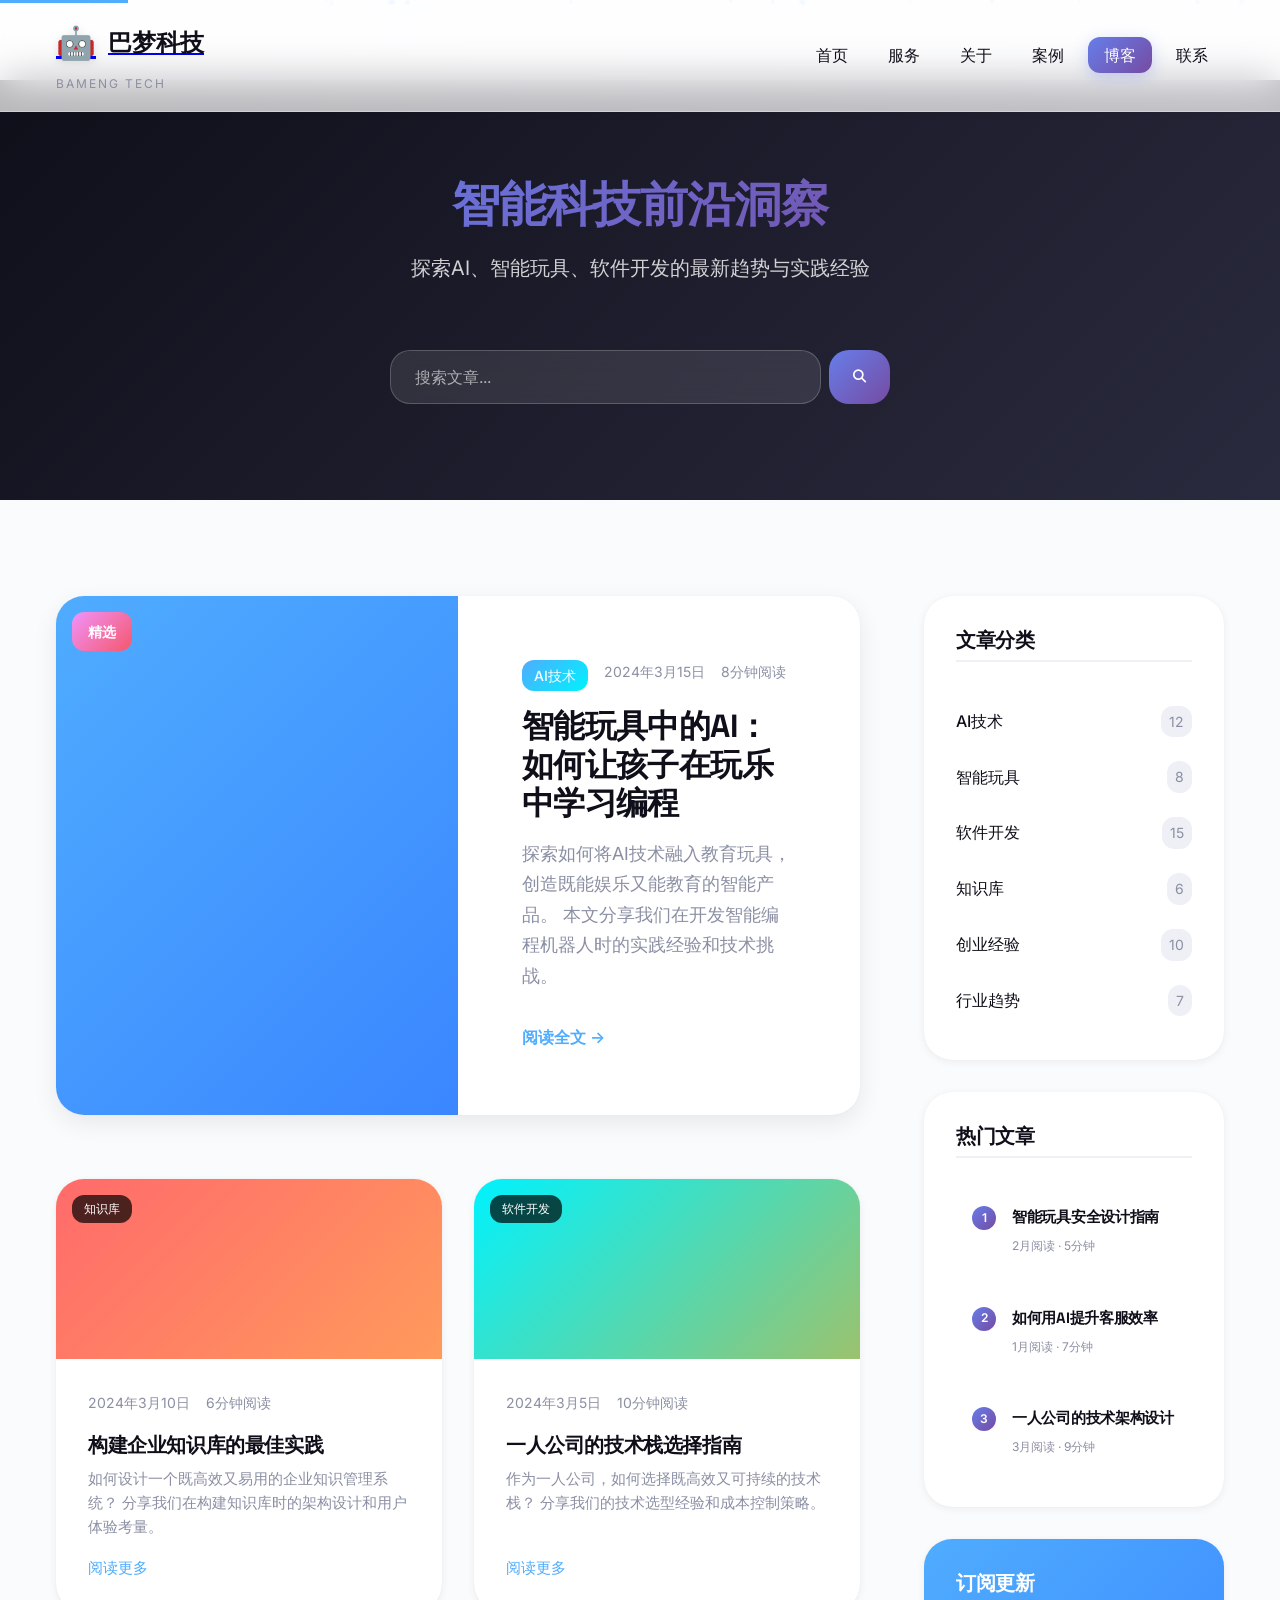
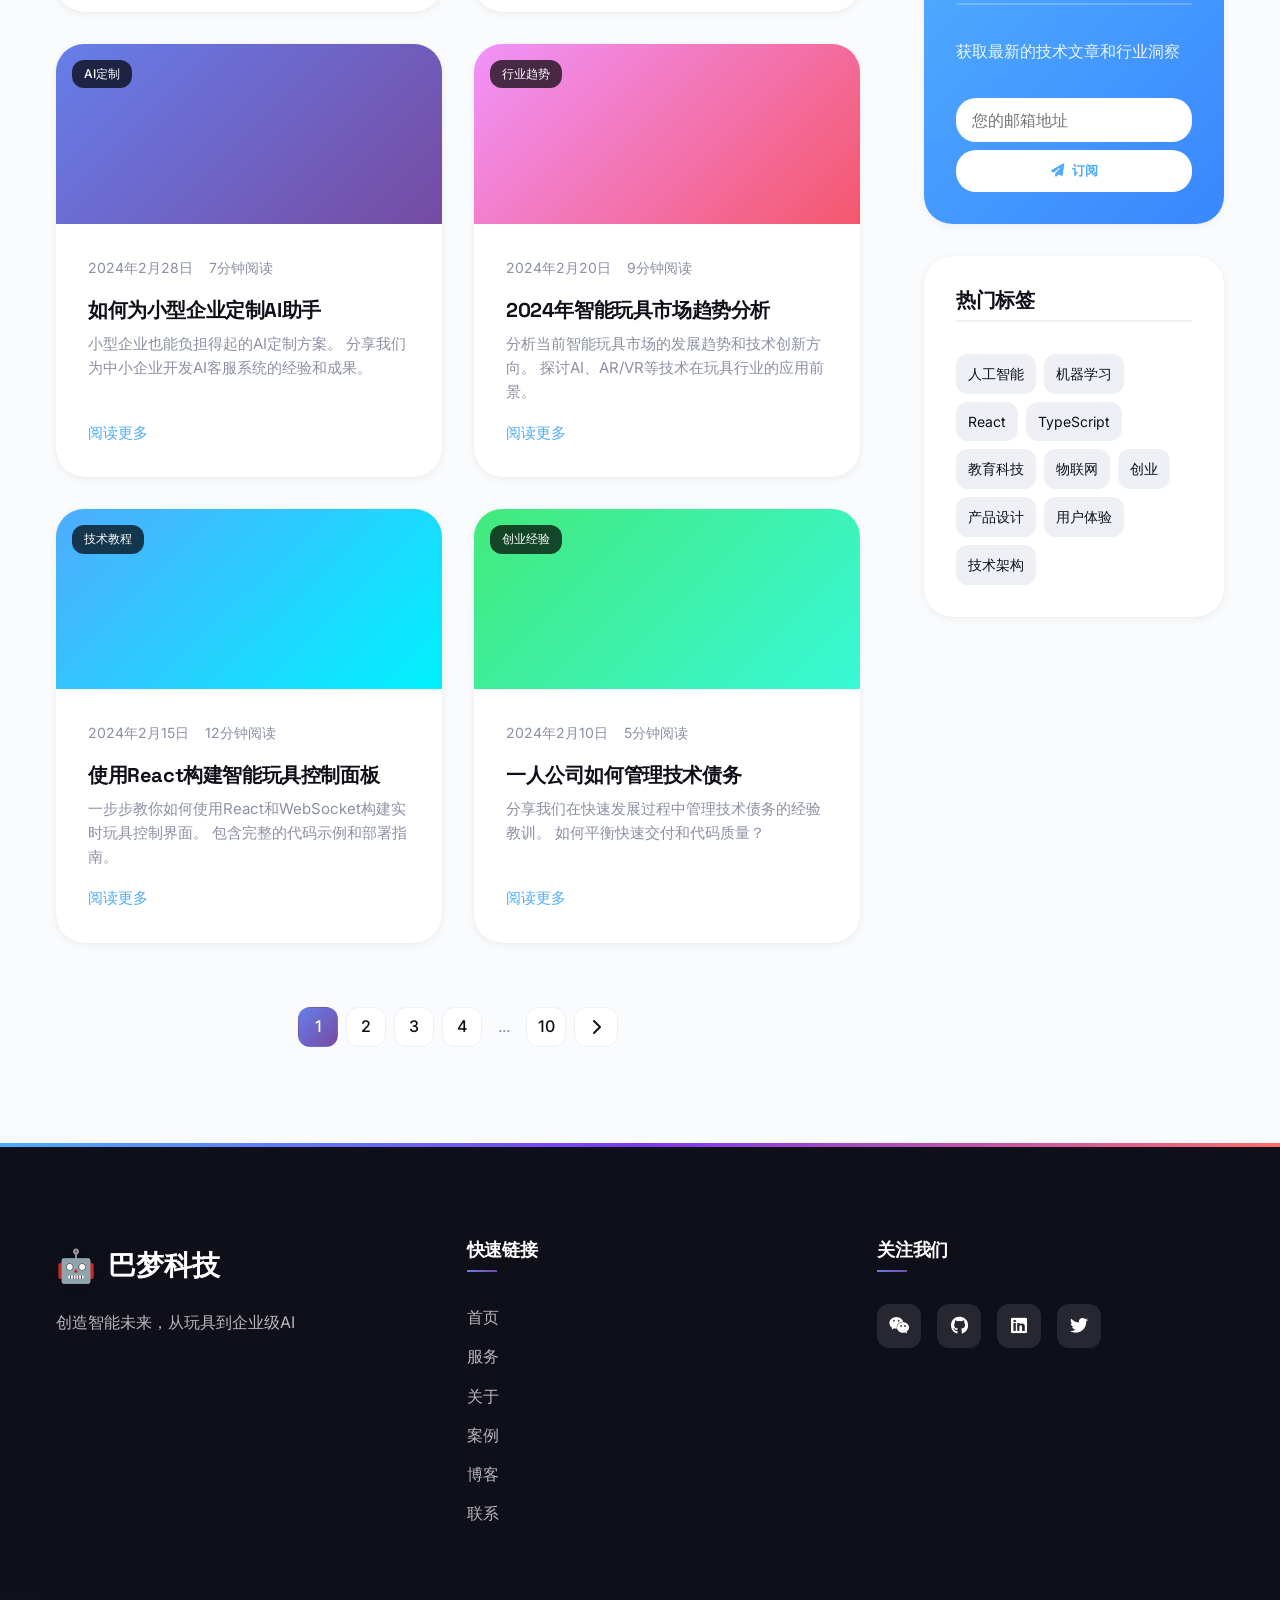
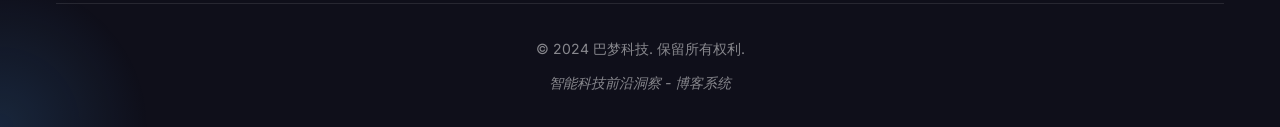
<file: blog.html>
<!DOCTYPE html>
<html lang="zh-CN">
<head>
    <meta charset="UTF-8">
    <meta name="viewport" content="width=device-width, initial-scale=1.0">
    <meta name="description" content="探索AI、智能玩具、软件开发的最新趋势与实践经验 - 巴梦科技博客">
    <meta name="theme-color" content="#667eea">
    <title>巴梦科技博客 - 智能科技前沿洞察</title>
    <link rel="stylesheet" href="css/style.css">
    <link rel="stylesheet" href="css/blog.css">
    <link rel="preconnect" href="https://fonts.googleapis.com">
    <link rel="preconnect" href="https://fonts.gstatic.com" crossorigin>
    <link href="https://fonts.googleapis.com/css2?family=Inter:wght@300;400;500;600;700&family=Space+Grotesk:wght@300;400;500;600;700&family=JetBrains+Mono:wght@300;400;500&display=swap" rel="stylesheet">
    <link rel="stylesheet" href="https://cdnjs.cloudflare.com/ajax/libs/font-awesome/6.4.0/css/all.min.css">
</head>
<body>
    <!-- 无障碍跳过链接 -->
    <a href="#main-content" class="skip-link">跳转到主要内容</a>
    
    <!-- 导航栏 -->
    <nav class="navbar">
        <div class="container">
            <div class="nav-brand">
                <a href="index.html" class="logo-link">
                    <div class="logo">
                        <span class="logo-icon">🤖</span>
                        <span class="logo-text">巴梦科技</span>
                    </div>
                </a>
                <div class="logo-subtitle">Bameng Tech</div>
            </div>
            <ul class="nav-menu">
                <li><a href="index.html" class="nav-link">首页</a></li>
                <li><a href="index.html#services" class="nav-link">服务</a></li>
                <li><a href="index.html#about" class="nav-link">关于</a></li>
                <li><a href="index.html#portfolio" class="nav-link">案例</a></li>
                <li><a href="blog.html" class="nav-link active">博客</a></li>
                <li><a href="index.html#contact" class="nav-link">联系</a></li>
            </ul>
            <button class="nav-toggle" aria-label="Toggle navigation">
                <i class="fas fa-bars"></i>
            </button>
        </div>
    </nav>

    <!-- 主要内容 -->
    <main id="main-content">
        <!-- 博客英雄区域 -->
    <section class="blog-hero">
        <div class="container">
            <div class="blog-hero-content">
                <h1 class="blog-hero-title">智能科技前沿洞察</h1>
                <p class="blog-hero-subtitle">
                    探索AI、智能玩具、软件开发的最新趋势与实践经验
                </p>
                <div class="blog-search">
                    <input type="text" placeholder="搜索文章..." class="search-input">
                    <button class="search-btn">
                        <i class="fas fa-search"></i>
                    </button>
                </div>
            </div>
        </div>
    </section>

    <!-- 博客内容区域 -->
    <section class="blog-content">
        <div class="container">
            <div class="blog-layout">
                <!-- 主内容区域 -->
                <main class="blog-main">
                    <!-- 精选文章 -->
                    <div class="featured-article">
                        <div class="featured-image" style="background: linear-gradient(135deg, var(--accent-blue) 0%, #3a86ff 100%);">
                            <span class="featured-badge">精选</span>
                        </div>
                        <div class="featured-content">
                            <div class="article-meta">
                                <span class="article-category">AI技术</span>
                                <span class="article-date">2024年3月15日</span>
                                <span class="article-read-time">8分钟阅读</span>
                            </div>
                            <h2 class="article-title">智能玩具中的AI：如何让孩子在玩乐中学习编程</h2>
                            <p class="article-excerpt">
                                探索如何将AI技术融入教育玩具，创造既能娱乐又能教育的智能产品。
                                本文分享我们在开发智能编程机器人时的实践经验和技术挑战。
                            </p>
                            <a href="article-ai-toys.html" class="article-read-more">阅读全文 →</a>
                        </div>
                    </div>

                    <!-- 文章网格 -->
                    <div class="articles-grid">
                        <!-- 文章1 -->
                        <article class="article-card">
                            <div class="article-image" style="background: linear-gradient(135deg, var(--accent-orange) 0%, #ff9a5c 100%);">
                                <span class="article-category-tag">知识库</span>
                            </div>
                            <div class="article-card-content">
                                <div class="article-meta">
                                    <span class="article-date">2024年3月10日</span>
                                    <span class="article-read-time">6分钟阅读</span>
                                </div>
                                <h3 class="article-card-title">构建企业知识库的最佳实践</h3>
                                <p class="article-card-excerpt">
                                    如何设计一个既高效又易用的企业知识管理系统？
                                    分享我们在构建知识库时的架构设计和用户体验考量。
                                </p>
                                <a href="#" class="article-card-link">阅读更多</a>
                            </div>
                        </article>

                        <!-- 文章2 -->
                        <article class="article-card">
                            <div class="article-image" style="background: linear-gradient(135deg, var(--accent-green) 0%, #9bc26d 100%);">
                                <span class="article-category-tag">软件开发</span>
                            </div>
                            <div class="article-card-content">
                                <div class="article-meta">
                                    <span class="article-date">2024年3月5日</span>
                                    <span class="article-read-time">10分钟阅读</span>
                                </div>
                                <h3 class="article-card-title">一人公司的技术栈选择指南</h3>
                                <p class="article-card-excerpt">
                                    作为一人公司，如何选择既高效又可持续的技术栈？
                                    分享我们的技术选型经验和成本控制策略。
                                </p>
                                <a href="#" class="article-card-link">阅读更多</a>
                            </div>
                        </article>

                        <!-- 文章3 -->
                        <article class="article-card">
                            <div class="article-image" style="background: linear-gradient(135deg, #667eea 0%, #764ba2 100%);">
                                <span class="article-category-tag">AI定制</span>
                            </div>
                            <div class="article-card-content">
                                <div class="article-meta">
                                    <span class="article-date">2024年2月28日</span>
                                    <span class="article-read-time">7分钟阅读</span>
                                </div>
                                <h3 class="article-card-title">如何为小型企业定制AI助手</h3>
                                <p class="article-card-excerpt">
                                    小型企业也能负担得起的AI定制方案。
                                    分享我们为中小企业开发AI客服系统的经验和成果。
                                </p>
                                <a href="#" class="article-card-link">阅读更多</a>
                            </div>
                        </article>

                        <!-- 文章4 -->
                        <article class="article-card">
                            <div class="article-image" style="background: linear-gradient(135deg, #f093fb 0%, #f5576c 100%);">
                                <span class="article-category-tag">行业趋势</span>
                            </div>
                            <div class="article-card-content">
                                <div class="article-meta">
                                    <span class="article-date">2024年2月20日</span>
                                    <span class="article-read-time">9分钟阅读</span>
                                </div>
                                <h3 class="article-card-title">2024年智能玩具市场趋势分析</h3>
                                <p class="article-card-excerpt">
                                    分析当前智能玩具市场的发展趋势和技术创新方向。
                                    探讨AI、AR/VR等技术在玩具行业的应用前景。
                                </p>
                                <a href="#" class="article-card-link">阅读更多</a>
                            </div>
                        </article>

                        <!-- 文章5 -->
                        <article class="article-card">
                            <div class="article-image" style="background: linear-gradient(135deg, #4facfe 0%, #00f2fe 100%);">
                                <span class="article-category-tag">技术教程</span>
                            </div>
                            <div class="article-card-content">
                                <div class="article-meta">
                                    <span class="article-date">2024年2月15日</span>
                                    <span class="article-read-time">12分钟阅读</span>
                                </div>
                                <h3 class="article-card-title">使用React构建智能玩具控制面板</h3>
                                <p class="article-card-excerpt">
                                    一步步教你如何使用React和WebSocket构建实时玩具控制界面。
                                    包含完整的代码示例和部署指南。
                                </p>
                                <a href="#" class="article-card-link">阅读更多</a>
                            </div>
                        </article>

                        <!-- 文章6 -->
                        <article class="article-card">
                            <div class="article-image" style="background: linear-gradient(135deg, #43e97b 0%, #38f9d7 100%);">
                                <span class="article-category-tag">创业经验</span>
                            </div>
                            <div class="article-card-content">
                                <div class="article-meta">
                                    <span class="article-date">2024年2月10日</span>
                                    <span class="article-read-time">5分钟阅读</span>
                                </div>
                                <h3 class="article-card-title">一人公司如何管理技术债务</h3>
                                <p class="article-card-excerpt">
                                    分享我们在快速发展过程中管理技术债务的经验教训。
                                    如何平衡快速交付和代码质量？
                                </p>
                                <a href="#" class="article-card-link">阅读更多</a>
                            </div>
                        </article>
                    </div>

                    <!-- 分页 -->
                    <div class="pagination">
                        <a href="#" class="page-link active">1</a>
                        <a href="#" class="page-link">2</a>
                        <a href="#" class="page-link">3</a>
                        <a href="#" class="page-link">4</a>
                        <span class="page-ellipsis">...</span>
                        <a href="#" class="page-link">10</a>
                        <a href="#" class="page-link next">
                            <i class="fas fa-chevron-right"></i>
                        </a>
                    </div>
                </main>

                <!-- 侧边栏 -->
                <aside class="blog-sidebar">
                    <!-- 分类 -->
                    <div class="sidebar-widget">
                        <h3 class="widget-title">文章分类</h3>
                        <ul class="category-list">
                            <li>
                                <a href="#" class="category-link">
                                    <span class="category-name">AI技术</span>
                                    <span class="category-count">12</span>
                                </a>
                            </li>
                            <li>
                                <a href="#" class="category-link">
                                    <span class="category-name">智能玩具</span>
                                    <span class="category-count">8</span>
                                </a>
                            </li>
                            <li>
                                <a href="#" class="category-link">
                                    <span class="category-name">软件开发</span>
                                    <span class="category-count">15</span>
                                </a>
                            </li>
                            <li>
                                <a href="#" class="category-link">
                                    <span class="category-name">知识库</span>
                                    <span class="category-count">6</span>
                                </a>
                            </li>
                            <li>
                                <a href="#" class="category-link">
                                    <span class="category-name">创业经验</span>
                                    <span class="category-count">10</span>
                                </a>
                            </li>
                            <li>
                                <a href="#" class="category-link">
                                    <span class="category-name">行业趋势</span>
                                    <span class="category-count">7</span>
                                </a>
                            </li>
                        </ul>
                    </div>

                    <!-- 热门文章 -->
                    <div class="sidebar-widget">
                        <h3 class="widget-title">热门文章</h3>
                        <div class="popular-articles">
                            <a href="#" class="popular-article">
                                <span class="popular-rank">1</span>
                                <div class="popular-content">
                                    <h4>智能玩具安全设计指南</h4>
                                    <span class="popular-meta">2月阅读 · 5分钟</span>
                                </div>
                            </a>
                            <a href="#" class="popular-article">
                                <span class="popular-rank">2</span>
                                <div class="popular-content">
                                    <h4>如何用AI提升客服效率</h4>
                                    <span class="popular-meta">1月阅读 · 7分钟</span>
                                </div>
                            </a>
                            <a href="#" class="popular-article">
                                <span class="popular-rank">3</span>
                                <div class="popular-content">
                                    <h4>一人公司的技术架构设计</h4>
                                    <span class="popular-meta">3月阅读 · 9分钟</span>
                                </div>
                            </a>
                        </div>
                    </div>

                    <!-- 订阅 -->
                    <div class="sidebar-widget subscribe-widget">
                        <h3 class="widget-title">订阅更新</h3>
                        <p class="subscribe-text">
                            获取最新的技术文章和行业洞察
                        </p>
                        <form class="subscribe-form">
                            <input type="email" placeholder="您的邮箱地址" required>
                            <button type="submit" class="subscribe-btn">
                                <i class="fas fa-paper-plane"></i> 订阅
                            </button>
                        </form>
                    </div>

                    <!-- 标签云 -->
                    <div class="sidebar-widget">
                        <h3 class="widget-title">热门标签</h3>
                        <div class="tag-cloud">
                            <a href="#" class="tag">人工智能</a>
                            <a href="#" class="tag">机器学习</a>
                            <a href="#" class="tag">React</a>
                            <a href="#" class="tag">TypeScript</a>
                            <a href="#" class="tag">教育科技</a>
                            <a href="#" class="tag">物联网</a>
                            <a href="#" class="tag">创业</a>
                            <a href="#" class="tag">产品设计</a>
                            <a href="#" class="tag">用户体验</a>
                            <a href="#" class="tag">技术架构</a>
                        </div>
                    </div>
                </aside>
            </div>
        </div>
    </section>
    </main>

    <!-- 页脚 -->
    <footer class="footer">
        <div class="container">
            <div class="footer-content">
                <div class="footer-brand">
                    <div class="logo">
                        <span class="logo-icon">🤖</span>
                        <span class="logo-text">巴梦科技</span>
                    </div>
                    <p class="footer-description">
                        创造智能未来，从玩具到企业级AI
                    </p>
                </div>
                <div class="footer-links">
                    <h4>快速链接</h4>
                    <ul>
                        <li><a href="index.html">首页</a></li>
                        <li><a href="index.html#services">服务</a></li>
                        <li><a href="index.html#about">关于</a></li>
                        <li><a href="index.html#portfolio">案例</a></li>
                        <li><a href="blog.html">博客</a></li>
                        <li><a href="index.html#contact">联系</a></li>
                    </ul>
                </div>
                <div class="footer-social">
                    <h4>关注我们</h4>
                    <div class="social-icons">
                        <a href="#"><i class="fab fa-weixin"></i></a>
                        <a href="#"><i class="fab fa-github"></i></a>
                        <a href="#"><i class="fab fa-linkedin"></i></a>
                        <a href="#"><i class="fab fa-twitter"></i></a>
                    </div>
                </div>
            </div>
            <div class="footer-bottom">
                <p>&copy; 2024 巴梦科技. 保留所有权利.</p>
                <p>智能科技前沿洞察 - 博客系统</p>
            </div>
        </div>
    </footer>

    <script src="js/script.js"></script>
    <script src="js/blog.js"></script>
</body>
</html>
</file>
<file: css/style.css>
/* 巴梦科技 - 网站样式 */
/* 设计理念：未来科技 + 温暖互动 + 现代美学 */

:root {
    /* 巴梦科技品牌色彩系统 - 2024现代配色 */
    --primary-dark: #0f0f1a;      /* 主深色 - 深邃科技感 */
    --primary-light: #fafbfd;     /* 主浅色 - 清透白 */
    --mid-gray: #8b8fa3;          /* 中灰色 - 柔和灰 */
    --light-gray: #eef0f5;        /* 浅灰色 - 背景层次 */
    
    /* 强调色系统 - 渐变彩虹配色 */
    --accent-orange: #ff6b6b;     /* 主强调色 - 活力红橙 */
    --accent-blue: #4facfe;       /* 次强调色 - 天际蓝 */
    --accent-green: #00f2fe;      /* 三强调色 - 科技青 */
    --accent-purple: #7c3aed;     /* 新增紫色 - 创新紫 */
    
    /* 功能色彩 */
    --primary-color: var(--accent-blue);
    --secondary-color: var(--accent-orange);
    --accent-color: var(--accent-green);
    --dark-color: var(--primary-dark);
    --light-color: var(--primary-light);
    --gray-color: var(--mid-gray);
    
    /* 渐变系统 - 更丰富的渐变效果 */
    --gradient-primary: linear-gradient(135deg, #667eea 0%, #764ba2 100%);
    --gradient-secondary: linear-gradient(135deg, #f093fb 0%, #f5576c 100%);
    --gradient-accent: linear-gradient(135deg, #4facfe 0%, #00f2fe 100%);
    --gradient-warm: linear-gradient(135deg, #ff6b6b 0%, #ffa500 100%);
    --gradient-cool: linear-gradient(135deg, #667eea 0%, #4facfe 100%);
    
    /* 玻璃态效果 */
    --glass-bg: rgba(255, 255, 255, 0.7);
    --glass-border: rgba(255, 255, 255, 0.3);
    --glass-blur: blur(20px);
    
    /* 字体系统 */
    --font-heading: 'Space Grotesk', 'Poppins', sans-serif;
    --font-body: 'Inter', 'Lora', -apple-system, sans-serif;
    --font-mono: 'JetBrains Mono', 'Fira Code', monospace;
    
    /* 间距 */
    --spacing-xs: 0.5rem;
    --spacing-sm: 1rem;
    --spacing-md: 2rem;
    --spacing-lg: 4rem;
    --spacing-xl: 6rem;
    
    /* 圆角 - 更圆润 */
    --radius-sm: 12px;
    --radius-md: 20px;
    --radius-lg: 28px;
    --radius-xl: 36px;
    
    /* 阴影 - 更柔和立体 */
    --shadow-sm: 0 2px 8px rgba(0, 0, 0, 0.06), 0 0 1px rgba(0, 0, 0, 0.1);
    --shadow-md: 0 8px 24px rgba(0, 0, 0, 0.08), 0 0 1px rgba(0, 0, 0, 0.1);
    --shadow-lg: 0 16px 48px rgba(0, 0, 0, 0.1), 0 0 1px rgba(0, 0, 0, 0.1);
    --shadow-xl: 0 24px 64px rgba(0, 0, 0, 0.15), 0 0 1px rgba(0, 0, 0, 0.1);
    --shadow-glow: 0 0 30px rgba(79, 172, 254, 0.3);
    
    /* 动画时长 */
    --transition-fast: 0.15s ease;
    --transition-normal: 0.3s ease;
    --transition-slow: 0.5s cubic-bezier(0.4, 0, 0.2, 1);
}

/* 深色模式变量 */
[data-theme="dark"] {
    --primary-dark: #f0f0f5;
    --primary-light: #0f0f1a;
    --mid-gray: #a0a4b8;
    --light-gray: #1a1a2e;
    --glass-bg: rgba(15, 15, 26, 0.8);
    --glass-border: rgba(255, 255, 255, 0.1);
}

/* 重置与基础样式 */
* {
    margin: 0;
    padding: 0;
    box-sizing: border-box;
}

html {
    scroll-behavior: smooth;
    scroll-padding-top: 80px;
}

body {
    font-family: var(--font-body);
    color: var(--dark-color);
    background-color: var(--light-color);
    line-height: 1.7;
    overflow-x: hidden;
    -webkit-font-smoothing: antialiased;
    -moz-osx-font-smoothing: grayscale;
}

/* 滚动条美化 */
::-webkit-scrollbar {
    width: 8px;
    height: 8px;
}

::-webkit-scrollbar-track {
    background: var(--light-gray);
}

::-webkit-scrollbar-thumb {
    background: linear-gradient(180deg, var(--accent-blue), var(--accent-purple));
    border-radius: 4px;
}

::-webkit-scrollbar-thumb:hover {
    background: linear-gradient(180deg, var(--accent-purple), var(--accent-blue));
}

.container {
    max-width: 1200px;
    margin: 0 auto;
    padding: 0 var(--spacing-sm);
}

/* 排版 */
h1, h2, h3, h4 {
    font-family: var(--font-heading);
    font-weight: 700;
    line-height: 1.2;
    letter-spacing: -0.02em;
}

h1 {
    font-size: clamp(2.5rem, 5vw, 4rem);
    margin-bottom: var(--spacing-sm);
    background: var(--gradient-primary);
    -webkit-background-clip: text;
    -webkit-text-fill-color: transparent;
    background-clip: text;
}

h2 {
    font-size: clamp(2rem, 4vw, 3rem);
    margin-bottom: var(--spacing-sm);
}

h3 {
    font-size: clamp(1.25rem, 2.5vw, 1.75rem);
    margin-bottom: var(--spacing-xs);
}

p {
    margin-bottom: var(--spacing-sm);
    color: var(--gray-color);
    line-height: 1.8;
}

/* 文字选择样式 */
::selection {
    background: var(--accent-blue);
    color: white;
}

/* 按钮 - 现代玻璃态风格 */
.btn {
    display: inline-flex;
    align-items: center;
    justify-content: center;
    padding: 0.875rem 2rem;
    border-radius: var(--radius-md);
    font-weight: 600;
    text-decoration: none;
    transition: all var(--transition-normal);
    border: none;
    cursor: pointer;
    font-size: 1rem;
    gap: 0.75rem;
    position: relative;
    overflow: hidden;
    z-index: 1;
}

.btn::before {
    content: '';
    position: absolute;
    top: 0;
    left: 0;
    width: 100%;
    height: 100%;
    background: linear-gradient(135deg, rgba(255,255,255,0.2) 0%, rgba(255,255,255,0) 100%);
    z-index: -1;
}

.btn-primary {
    background: var(--gradient-primary);
    color: white;
    box-shadow: 0 4px 15px rgba(102, 126, 234, 0.4);
}

.btn-primary:hover {
    transform: translateY(-3px);
    box-shadow: 0 8px 25px rgba(102, 126, 234, 0.5);
}

.btn-primary:active {
    transform: translateY(-1px);
}

.btn-secondary {
    background: var(--glass-bg);
    color: var(--accent-blue);
    border: 2px solid var(--accent-blue);
    backdrop-filter: var(--glass-blur);
}

.btn-secondary:hover {
    background: var(--accent-blue);
    color: white;
    transform: translateY(-3px);
    box-shadow: 0 8px 25px rgba(79, 172, 254, 0.4);
}

/* 导航栏 - 玻璃态效果 */
.navbar {
    position: fixed;
    top: 0;
    left: 0;
    right: 0;
    background: var(--glass-bg);
    backdrop-filter: var(--glass-blur);
    -webkit-backdrop-filter: var(--glass-blur);
    z-index: 1000;
    padding: 1rem 0;
    box-shadow: var(--shadow-sm);
    border-bottom: 1px solid var(--glass-border);
    transition: all var(--transition-normal);
}

.navbar:hover {
    box-shadow: var(--shadow-md);
}

.navbar .container {
    display: flex;
    justify-content: space-between;
    align-items: center;
}

.nav-brand {
    display: flex;
    flex-direction: column;
}

.logo {
    display: flex;
    align-items: center;
    gap: 0.75rem;
    font-size: 1.5rem;
    font-weight: 700;
    color: var(--dark-color);
}

.logo-icon {
    font-size: 2rem;
    filter: drop-shadow(0 2px 4px rgba(0,0,0,0.1));
}

.logo-subtitle {
    font-size: 0.75rem;
    color: var(--gray-color);
    margin-top: 0.25rem;
    letter-spacing: 2px;
    text-transform: uppercase;
}

.nav-menu {
    display: flex;
    list-style: none;
    gap: 0.5rem;
}

.nav-link {
    text-decoration: none;
    color: var(--dark-color);
    font-weight: 500;
    transition: all var(--transition-normal);
    position: relative;
    padding: 0.5rem 1rem;
    border-radius: var(--radius-sm);
}

.nav-link:hover {
    color: var(--accent-blue);
    background: rgba(79, 172, 254, 0.1);
}

.nav-link.active {
    color: white;
    background: var(--gradient-primary);
    box-shadow: 0 4px 15px rgba(102, 126, 234, 0.3);
}

.nav-link.active::after {
    display: none;
}

.nav-toggle {
    display: none;
    background: none;
    border: none;
    font-size: 1.5rem;
    color: var(--dark-color);
    cursor: pointer;
    padding: 0.5rem;
    border-radius: var(--radius-sm);
    transition: background var(--transition-fast);
}

.nav-toggle:hover {
    background: rgba(0, 0, 0, 0.05);
}

/* 英雄区域 - 动态背景 */
.hero {
    padding: var(--spacing-xl) 0;
    margin-top: 80px;
    position: relative;
    overflow: hidden;
    min-height: 90vh;
    display: flex;
    align-items: center;
}

.hero::before {
    content: '';
    position: absolute;
    top: 0;
    left: 0;
    right: 0;
    bottom: 0;
    background: 
        radial-gradient(ellipse at 20% 50%, rgba(79, 172, 254, 0.15) 0%, transparent 50%),
        radial-gradient(ellipse at 80% 20%, rgba(124, 58, 237, 0.1) 0%, transparent 50%),
        radial-gradient(ellipse at 60% 80%, rgba(0, 242, 254, 0.1) 0%, transparent 50%);
    z-index: -1;
    animation: heroGlow 8s ease-in-out infinite alternate;
}

@keyframes heroGlow {
    0% { opacity: 0.7; }
    100% { opacity: 1; }
}

.hero .container {
    display: grid;
    grid-template-columns: 1fr 1fr;
    gap: var(--spacing-lg);
    align-items: center;
}

.hero-title {
    font-size: clamp(2.5rem, 5vw, 4rem);
    margin-bottom: var(--spacing-sm);
    line-height: 1.1;
}

.gradient-text {
    background: linear-gradient(135deg, #667eea 0%, #764ba2 50%, #f093fb 100%);
    -webkit-background-clip: text;
    -webkit-text-fill-color: transparent;
    background-clip: text;
    background-size: 200% 200%;
    animation: gradientShift 3s ease-in-out infinite;
}

@keyframes gradientShift {
    0%, 100% { background-position: 0% 50%; }
    50% { background-position: 100% 50%; }
}

.hero-subtitle {
    font-size: 1.25rem;
    margin-bottom: var(--spacing-md);
    color: var(--gray-color);
    max-width: 500px;
}

.hero-buttons {
    display: flex;
    gap: var(--spacing-sm);
    margin-top: var(--spacing-md);
    flex-wrap: wrap;
}

.hero-visual {
    position: relative;
    height: 500px;
    display: flex;
    align-items: center;
    justify-content: center;
}

.floating-elements {
    position: absolute;
    width: 100%;
    height: 100%;
}

.floating-element {
    position: absolute;
    font-size: 3rem;
    animation: float 6s ease-in-out infinite;
    filter: drop-shadow(0 10px 20px rgba(0,0,0,0.1));
    transition: transform var(--transition-normal);
}

.floating-element:hover {
    transform: scale(1.2) rotate(0deg) !important;
}

.el1 { top: 15%; left: 10%; animation-delay: 0s; }
.el2 { top: 65%; left: 80%; animation-delay: 1.5s; }
.el3 { top: 80%; left: 15%; animation-delay: 3s; }
.el4 { top: 25%; left: 75%; animation-delay: 4.5s; }

@keyframes float {
    0%, 100% { transform: translateY(0) rotate(5deg); }
    25% { transform: translateY(-15px) rotate(-3deg); }
    50% { transform: translateY(-25px) rotate(5deg); }
    75% { transform: translateY(-10px) rotate(-2deg); }
}

.circuit-background {
    width: 100%;
    height: 100%;
    background: 
        linear-gradient(135deg, rgba(102, 126, 234, 0.05) 25%, transparent 25%),
        linear-gradient(-135deg, rgba(102, 126, 234, 0.05) 25%, transparent 25%),
        linear-gradient(135deg, transparent 75%, rgba(102, 126, 234, 0.05) 75%),
        linear-gradient(-135deg, transparent 75%, rgba(102, 126, 234, 0.05) 75%);
    background-size: 30px 30px;
    background-position: 0 0, 0 15px, 15px -15px, -15px 0px;
    border-radius: var(--radius-xl);
    position: relative;
    overflow: hidden;
}

.circuit-background::before {
    content: '';
    position: absolute;
    top: 0;
    left: 0;
    right: 0;
    bottom: 0;
    background: linear-gradient(135deg, 
        rgba(102, 126, 234, 0.1) 0%, 
        rgba(118, 75, 162, 0.1) 50%,
        rgba(240, 147, 251, 0.1) 100%);
    animation: circuitPulse 4s ease-in-out infinite;
}

@keyframes circuitPulse {
    0%, 100% { opacity: 0.5; }
    50% { opacity: 1; }
}

.circuit-background::after {
    content: '🤖';
    position: absolute;
    top: 50%;
    left: 50%;
    transform: translate(-50%, -50%);
    font-size: 6rem;
    filter: drop-shadow(0 20px 40px rgba(0,0,0,0.2));
    animation: robotBounce 2s ease-in-out infinite;
}

@keyframes robotBounce {
    0%, 100% { transform: translate(-50%, -50%) scale(1); }
    50% { transform: translate(-50%, -55%) scale(1.05); }
}

/* 服务区域 - 卡片悬浮动效 */
.services {
    padding: var(--spacing-xl) 0;
    background: linear-gradient(180deg, var(--light-color) 0%, #f0f4ff 100%);
    position: relative;
}

.services::before {
    content: '';
    position: absolute;
    top: 0;
    left: 0;
    right: 0;
    height: 1px;
    background: linear-gradient(90deg, transparent, var(--accent-blue), transparent);
}

.section-header {
    text-align: center;
    margin-bottom: var(--spacing-lg);
}

.section-title {
    margin-bottom: var(--spacing-xs);
    position: relative;
    display: inline-block;
}

.section-title::after {
    content: '';
    position: absolute;
    bottom: -10px;
    left: 50%;
    transform: translateX(-50%);
    width: 60px;
    height: 4px;
    background: var(--gradient-primary);
    border-radius: 2px;
}

.section-subtitle {
    color: var(--gray-color);
    font-size: 1.125rem;
    margin-top: var(--spacing-sm);
}

.services-grid {
    display: grid;
    grid-template-columns: repeat(auto-fit, minmax(280px, 1fr));
    gap: var(--spacing-md);
}

.service-card {
    background: white;
    padding: var(--spacing-md);
    border-radius: var(--radius-lg);
    box-shadow: var(--shadow-sm);
    transition: all var(--transition-slow);
    border: 1px solid rgba(0, 0, 0, 0.05);
    position: relative;
    overflow: hidden;
}

.service-card::before {
    content: '';
    position: absolute;
    top: 0;
    left: 0;
    right: 0;
    height: 4px;
    background: var(--gradient-primary);
    transform: scaleX(0);
    transform-origin: left;
    transition: transform var(--transition-slow);
}

.service-card:hover {
    transform: translateY(-10px);
    box-shadow: var(--shadow-xl);
}

.service-card:hover::before {
    transform: scaleX(1);
}

.service-icon {
    width: 70px;
    height: 70px;
    background: var(--gradient-primary);
    border-radius: var(--radius-md);
    display: flex;
    align-items: center;
    justify-content: center;
    margin-bottom: var(--spacing-sm);
    color: white;
    font-size: 1.75rem;
    transition: all var(--transition-normal);
    box-shadow: 0 8px 20px rgba(102, 126, 234, 0.3);
}

.service-card:hover .service-icon {
    transform: scale(1.1) rotate(-5deg);
}

.service-title {
    margin-bottom: var(--spacing-xs);
    font-size: 1.5rem;
}

.service-description {
    margin-bottom: var(--spacing-sm);
    min-height: 60px;
    font-size: 1rem;
}

.service-features {
    list-style: none;
    margin-top: var(--spacing-sm);
}

.service-features li {
    display: flex;
    align-items: center;
    gap: 0.75rem;
    margin-bottom: 0.75rem;
    color: var(--gray-color);
    font-size: 0.9375rem;
}

.service-features i {
    color: var(--accent-green);
    font-size: 0.875rem;
}

/* 关于区域 - 数据展示动画 */
.about {
    padding: var(--spacing-xl) 0;
    position: relative;
    background: white;
}

.about-content {
    max-width: 900px;
    margin: 0 auto;
    text-align: center;
}

.about-text {
    font-size: 1.25rem;
    margin-bottom: var(--spacing-lg);
    line-height: 1.9;
    color: var(--gray-color);
}

.stats {
    display: flex;
    justify-content: center;
    gap: var(--spacing-lg);
    margin: var(--spacing-lg) 0;
    padding: var(--spacing-md);
    background: linear-gradient(135deg, #f8f9ff 0%, #f0f4ff 100%);
    border-radius: var(--radius-xl);
}

.stat-item {
    text-align: center;
    padding: var(--spacing-sm);
}

.stat-number {
    font-size: clamp(2rem, 4vw, 3rem);
    font-weight: 800;
    background: var(--gradient-primary);
    -webkit-background-clip: text;
    -webkit-text-fill-color: transparent;
    background-clip: text;
    line-height: 1.2;
}

.stat-label {
    color: var(--gray-color);
    font-size: 0.9375rem;
    margin-top: 0.5rem;
    font-weight: 500;
}

.about-features {
    display: grid;
    grid-template-columns: repeat(auto-fit, minmax(220px, 1fr));
    gap: var(--spacing-md);
    margin-top: var(--spacing-lg);
}

.feature {
    text-align: center;
    padding: var(--spacing-md);
    border-radius: var(--radius-lg);
    transition: all var(--transition-normal);
    background: var(--light-color);
}

.feature:hover {
    transform: translateY(-5px);
    box-shadow: var(--shadow-md);
    background: white;
}

.feature i {
    font-size: 2.5rem;
    background: var(--gradient-primary);
    -webkit-background-clip: text;
    -webkit-text-fill-color: transparent;
    background-clip: text;
    margin-bottom: var(--spacing-sm);
    display: inline-block;
}

.feature h4 {
    font-size: 1.25rem;
    margin-bottom: 0.5rem;
    color: var(--dark-color);
}

.feature p {
    font-size: 0.9375rem;
    margin: 0;
}

/* 案例区域 - 交互式卡片 */
.portfolio {
    padding: var(--spacing-xl) 0;
    background: linear-gradient(180deg, #f0f4ff 0%, var(--light-color) 100%);
    position: relative;
}

.portfolio::before {
    content: '';
    position: absolute;
    top: 0;
    left: 0;
    right: 0;
    height: 1px;
    background: linear-gradient(90deg, transparent, var(--accent-purple), transparent);
}

.portfolio-grid {
    display: grid;
    grid-template-columns: repeat(auto-fit, minmax(320px, 1fr));
    gap: var(--spacing-md);
}

.portfolio-item {
    background: white;
    border-radius: var(--radius-lg);
    overflow: hidden;
    box-shadow: var(--shadow-sm);
    transition: all var(--transition-slow);
    position: relative;
    group: true;
}

.portfolio-item:hover {
    transform: translateY(-10px) scale(1.02);
    box-shadow: var(--shadow-xl);
}

.portfolio-image {
    height: 220px;
    display: flex;
    align-items: center;
    justify-content: center;
    color: white;
    font-size: 4rem;
    position: relative;
    overflow: hidden;
}

.portfolio-image::after {
    content: '';
    position: absolute;
    top: 0;
    left: 0;
    right: 0;
    bottom: 0;
    background: linear-gradient(180deg, transparent 50%, rgba(0,0,0,0.3) 100%);
}

.portfolio-content {
    padding: var(--spacing-md);
}

.portfolio-content h3 {
    font-size: 1.375rem;
    margin-bottom: 0.75rem;
    color: var(--dark-color);
}

.portfolio-content p {
    font-size: 0.9375rem;
    line-height: 1.7;
    margin-bottom: var(--spacing-sm);
}

.portfolio-tag {
    display: inline-block;
    padding: 0.375rem 1rem;
    background: var(--gradient-primary);
    color: white;
    border-radius: var(--radius-sm);
    font-size: 0.8125rem;
    font-weight: 600;
    letter-spacing: 0.5px;
    transition: all var(--transition-normal);
}

.portfolio-item:hover .portfolio-tag {
    transform: scale(1.05);
    box-shadow: 0 4px 15px rgba(102, 126, 234, 0.4);
}

/* 联系区域 - 现代表单设计 */
.contact {
    padding: var(--spacing-xl) 0;
    background: white;
    position: relative;
}

.contact::before {
    content: '';
    position: absolute;
    top: 0;
    left: 0;
    right: 0;
    height: 1px;
    background: linear-gradient(90deg, transparent, var(--accent-blue), transparent);
}

.contact-content {
    max-width: 900px;
    margin: 0 auto;
    text-align: center;
}

.contact-subtitle {
    font-size: 1.25rem;
    margin-bottom: var(--spacing-lg);
    color: var(--gray-color);
    max-width: 600px;
    margin-left: auto;
    margin-right: auto;
}

.contact-info {
    display: grid;
    grid-template-columns: repeat(auto-fit, minmax(220px, 1fr));
    gap: var(--spacing-md);
    margin: var(--spacing-lg) 0;
}

.contact-item {
    display: flex;
    align-items: center;
    gap: var(--spacing-sm);
    padding: var(--spacing-md);
    background: var(--light-color);
    border-radius: var(--radius-lg);
    transition: all var(--transition-normal);
}

.contact-item:hover {
    transform: translateY(-5px);
    box-shadow: var(--shadow-md);
    background: white;
}

.contact-item i {
    font-size: 1.75rem;
    background: var(--gradient-primary);
    -webkit-background-clip: text;
    -webkit-text-fill-color: transparent;
    background-clip: text;
}

.contact-item h4 {
    font-size: 1rem;
    margin-bottom: 0.25rem;
    color: var(--dark-color);
}

.contact-item p {
    font-size: 0.9375rem;
    margin: 0;
    color: var(--gray-color);
}

.contact-form {
    max-width: 700px;
    margin: var(--spacing-lg) auto 0;
    padding: var(--spacing-lg);
    background: linear-gradient(135deg, #f8f9ff 0%, #f0f4ff 100%);
    border-radius: var(--radius-xl);
}

.form-group {
    margin-bottom: var(--spacing-md);
}

.form-group input,
.form-group textarea {
    width: 100%;
    padding: 1.125rem 1.5rem;
    border: 2px solid var(--light-gray);
    border-radius: var(--radius-md);
    font-family: var(--font-body);
    font-size: 1rem;
    transition: all var(--transition-normal);
    background: white;
}

.form-group input:focus,
.form-group textarea:focus {
    outline: none;
    border-color: var(--accent-blue);
    box-shadow: 0 0 0 4px rgba(79, 172, 254, 0.1);
}

.form-group input::placeholder,
.form-group textarea::placeholder {
    color: var(--mid-gray);
}

/* 页脚 - 现代渐变设计 */
.footer {
    background: var(--primary-dark);
    color: white;
    padding: var(--spacing-xl) 0 var(--spacing-md);
    position: relative;
    overflow: hidden;
}

.footer::before {
    content: '';
    position: absolute;
    top: 0;
    left: 0;
    right: 0;
    height: 4px;
    background: linear-gradient(90deg, 
        var(--accent-blue), 
        var(--accent-purple), 
        var(--accent-orange));
}

.footer-content {
    display: grid;
    grid-template-columns: repeat(auto-fit, minmax(280px, 1fr));
    gap: var(--spacing-lg);
    margin-bottom: var(--spacing-lg);
}

.footer-brand .logo {
    color: white;
    margin-bottom: var(--spacing-sm);
    font-size: 1.75rem;
}

.footer-description {
    color: rgba(255, 255, 255, 0.7);
    font-size: 1rem;
    line-height: 1.7;
}

.footer-links h4,
.footer-social h4 {
    margin-bottom: var(--spacing-md);
    color: white;
    font-size: 1.125rem;
    position: relative;
    padding-bottom: 0.75rem;
}

.footer-links h4::after,
.footer-social h4::after {
    content: '';
    position: absolute;
    bottom: 0;
    left: 0;
    width: 30px;
    height: 2px;
    background: var(--gradient-primary);
}

.footer-links ul {
    list-style: none;
}

.footer-links li {
    margin-bottom: 0.75rem;
}

.footer-links a {
    color: rgba(255, 255, 255, 0.7);
    text-decoration: none;
    transition: all var(--transition-normal);
    display: inline-flex;
    align-items: center;
    gap: 0.5rem;
}

.footer-links a:hover {
    color: white;
    transform: translateX(5px);
}

.social-icons {
    display: flex;
    gap: var(--spacing-sm);
}

.social-icons a {
    display: inline-flex;
    align-items: center;
    justify-content: center;
    width: 44px;
    height: 44px;
    background: rgba(255, 255, 255, 0.1);
    border-radius: var(--radius-sm);
    color: white;
    text-decoration: none;
    transition: all var(--transition-normal);
    font-size: 1.125rem;
}

.social-icons a:hover {
    background: var(--gradient-primary);
    transform: translateY(-3px);
    box-shadow: 0 8px 20px rgba(102, 126, 234, 0.3);
}

.footer-bottom {
    text-align: center;
    padding-top: var(--spacing-md);
    border-top: 1px solid rgba(255, 255, 255, 0.1);
    color: rgba(255, 255, 255, 0.5);
    font-size: 0.875rem;
}

.footer-bottom p {
    margin-bottom: 0.5rem;
    color: rgba(255, 255, 255, 0.5);
}

.footer-bottom p:last-child {
    margin-bottom: 0;
    font-style: italic;
}

/* 响应式设计 - 移动优先 */
@media (max-width: 1024px) {
    :root {
        --spacing-xl: 4rem;
        --spacing-lg: 3rem;
    }
    
    .hero {
        min-height: auto;
        padding: var(--spacing-lg) 0;
    }
    
    .hero-visual {
        height: 400px;
    }
}

@media (max-width: 768px) {
    h1 {
        font-size: 2.5rem;
    }
    
    h2 {
        font-size: 2rem;
    }
    
    .hero .container {
        grid-template-columns: 1fr;
        text-align: center;
        gap: var(--spacing-md);
    }
    
    .hero-subtitle {
        margin-left: auto;
        margin-right: auto;
    }
    
    .hero-buttons {
        justify-content: center;
        flex-wrap: wrap;
    }
    
    .hero-visual {
        height: 300px;
    }
    
    .nav-menu {
        display: none;
        position: absolute;
        top: 100%;
        left: 0;
        right: 0;
        background: var(--glass-bg);
        backdrop-filter: var(--glass-blur);
        -webkit-backdrop-filter: var(--glass-blur);
        flex-direction: column;
        padding: var(--spacing-md);
        box-shadow: var(--shadow-lg);
        border-bottom: 1px solid var(--glass-border);
    }
    
    .nav-menu.active {
        display: flex;
    }
    
    .nav-toggle {
        display: block;
    }
    
    .stats {
        flex-direction: column;
        gap: var(--spacing-md);
    }
    
    .contact-info {
        grid-template-columns: 1fr;
    }
    
    .contact-form {
        padding: var(--spacing-md);
    }
    
    .floating-element {
        font-size: 2rem;
    }
}

@media (max-width: 480px) {
    :root {
        --spacing-xl: 3rem;
        --spacing-lg: 2rem;
        --spacing-md: 1.5rem;
    }
    
    .services-grid,
    .portfolio-grid {
        grid-template-columns: 1fr;
    }
    
    .about-features {
        grid-template-columns: 1fr;
    }
    
    .btn {
        padding: 0.75rem 1.5rem;
        font-size: 0.9375rem;
    }
    
    .hero-buttons {
        flex-direction: column;
        align-items: stretch;
    }
    
    .portfolio-image {
        height: 180px;
    }
    
    .service-card {
        padding: var(--spacing-md);
    }
}

/* 高分辨率屏幕优化 */
@media (-webkit-min-device-pixel-ratio: 2), (min-resolution: 192dpi) {
    .circuit-background {
        background-size: 15px 15px;
    }
}

/* 打印样式 */
@media print {
    .navbar,
    .hero-visual,
    .footer,
    .contact-form {
        display: none !important;
    }
    
    body {
        color: #000;
        background: #fff;
    }
    
    .service-card,
    .portfolio-item {
        box-shadow: none;
        border: 1px solid #ddd;
    }
}

/* 无障碍优化 */
@media (prefers-reduced-motion: reduce) {
    *,
    *::before,
    *::after {
        animation-duration: 0.01ms !important;
        animation-iteration-count: 1 !important;
        transition-duration: 0.01ms !important;
    }
    
    html {
        scroll-behavior: auto;
    }
}

/* 深色模式自动切换 */
@media (prefers-color-scheme: dark) {
    :root {
        --primary-dark: #f0f0f5;
        --primary-light: #0f0f1a;
        --mid-gray: #a0a4b8;
        --light-gray: #1a1a2e;
        --glass-bg: rgba(15, 15, 26, 0.9);
        --glass-border: rgba(255, 255, 255, 0.1);
    }
    
    body {
        background-color: var(--primary-light);
        color: var(--primary-dark);
    }
    
    .navbar {
        background: rgba(15, 15, 26, 0.9);
    }
    
    .service-card,
    .article-card,
    .portfolio-item {
        background: #1a1a2e;
        border-color: rgba(255, 255, 255, 0.1);
    }
    
    .form-group input,
    .form-group textarea {
        background: #1a1a2e;
        border-color: #2a2a3e;
        color: var(--primary-dark);
    }
    
    .contact-form {
        background: linear-gradient(135deg, #1a1a2e 0%, #0f0f1a 100%);
    }
}

/* 页面加载动画 */
@keyframes fadeInUp {
    from {
        opacity: 0;
        transform: translateY(30px);
    }
    to {
        opacity: 1;
        transform: translateY(0);
    }
}

@keyframes fadeInLeft {
    from {
        opacity: 0;
        transform: translateX(-30px);
    }
    to {
        opacity: 1;
        transform: translateX(0);
    }
}

@keyframes fadeInRight {
    from {
        opacity: 0;
        transform: translateX(30px);
    }
    to {
        opacity: 1;
        transform: translateX(0);
    }
}

@keyframes scaleIn {
    from {
        opacity: 0;
        transform: scale(0.9);
    }
    to {
        opacity: 1;
        transform: scale(1);
    }
}

/* 应用加载动画 */
.hero-title {
    animation: fadeInUp 0.8s ease-out;
}

.hero-subtitle {
    animation: fadeInUp 0.8s ease-out 0.2s both;
}

.hero-buttons {
    animation: fadeInUp 0.8s ease-out 0.4s both;
}

.hero-visual {
    animation: fadeInRight 0.8s ease-out 0.3s both;
}

.service-card {
    animation: fadeInUp 0.6s ease-out both;
}

.service-card:nth-child(1) { animation-delay: 0.1s; }
.service-card:nth-child(2) { animation-delay: 0.2s; }
.service-card:nth-child(3) { animation-delay: 0.3s; }
.service-card:nth-child(4) { animation-delay: 0.4s; }

.portfolio-item {
    animation: scaleIn 0.6s ease-out both;
}

.portfolio-item:nth-child(1) { animation-delay: 0.1s; }
.portfolio-item:nth-child(2) { animation-delay: 0.2s; }
.portfolio-item:nth-child(3) { animation-delay: 0.3s; }

/* 骨架屏加载效果 */
.skeleton {
    background: linear-gradient(90deg, 
        var(--light-gray) 25%, 
        #f5f5f5 50%, 
        var(--light-gray) 75%);
    background-size: 200% 100%;
    animation: shimmer 1.5s infinite;
    border-radius: var(--radius-sm);
}

@keyframes shimmer {
    0% { background-position: 200% 0; }
    100% { background-position: -200% 0; }
}

/* 脉冲动画 */
.pulse {
    animation: pulse 2s infinite;
}

@keyframes pulse {
    0% { transform: scale(1); }
    50% { transform: scale(1.05); }
    100% { transform: scale(1); }
}

/* 旋转动画 */
.spin {
    animation: spin 3s linear infinite;
}

@keyframes spin {
    from { transform: rotate(0deg); }
    to { transform: rotate(360deg); }
}

/* 渐变动画 */
.gradient-animate {
    background-size: 200% 200%;
    animation: gradientBG 3s ease infinite;
}

@keyframes gradientBG {
    0% { background-position: 0% 50%; }
    50% { background-position: 100% 50%; }
    100% { background-position: 0% 50%; }
}

/* 打字机效果 */
.typewriter {
    overflow: hidden;
    border-right: 3px solid var(--accent-blue);
    white-space: nowrap;
    animation: typing 3s steps(40, end), blink-caret 0.75s step-end infinite;
}

@keyframes typing {
    from { width: 0; }
    to { width: 100%; }
}

@keyframes blink-caret {
    from, to { border-color: transparent; }
    50% { border-color: var(--accent-blue); }
}

/* 3D 翻转效果 */
.flip-card {
    perspective: 1000px;
}

.flip-card-inner {
    transition: transform 0.6s;
    transform-style: preserve-3d;
}

.flip-card:hover .flip-card-inner {
    transform: rotateY(180deg);
}

/* 粒子效果背景（可选） */
.particles {
    position: fixed;
    top: 0;
    left: 0;
    width: 100%;
    height: 100%;
    pointer-events: none;
    z-index: -1;
    overflow: hidden;
}

.particle {
    position: absolute;
    width: 4px;
    height: 4px;
    background: var(--accent-blue);
    border-radius: 50%;
    opacity: 0.3;
    animation: floatParticle 15s infinite;
}

@keyframes floatParticle {
    0%, 100% {
        transform: translateY(0) translateX(0);
        opacity: 0;
    }
    10% {
        opacity: 0.3;
    }
    90% {
        opacity: 0.3;
    }
    100% {
        transform: translateY(-100vh) translateX(100px);
        opacity: 0;
    }
}

/* 鼠标跟踪光效（可选） */
.cursor-glow {
    position: fixed;
    width: 300px;
    height: 300px;
    background: radial-gradient(circle, 
        rgba(79, 172, 254, 0.15) 0%, 
        rgba(79, 172, 254, 0) 70%);
    border-radius: 50%;
    pointer-events: none;
    z-index: 9999;
    transform: translate(-50%, -50%);
    transition: opacity 0.3s;
}

/* 工具类 */
.text-gradient {
    background: var(--gradient-primary);
    -webkit-background-clip: text;
    -webkit-text-fill-color: transparent;
    background-clip: text;
}

.bg-glass {
    background: var(--glass-bg);
    backdrop-filter: var(--glass-blur);
    -webkit-backdrop-filter: var(--glass-blur);
    border: 1px solid var(--glass-border);
}

.shadow-glow {
    box-shadow: var(--shadow-glow);
}

.transition-all {
    transition: all var(--transition-normal);
}

.hover-lift:hover {
    transform: translateY(-5px);
}

.hover-scale:hover {
    transform: scale(1.05);
}

/* 焦点样式（无障碍） */
*:focus-visible {
    outline: 3px solid var(--accent-blue);
    outline-offset: 2px;
    border-radius: var(--radius-sm);
}

/* 跳转链接（无障碍） */
.skip-link {
    position: absolute;
    top: -40px;
    left: 0;
    background: var(--accent-blue);
    color: white;
    padding: 8px;
    z-index: 10000;
    transition: top 0.3s;
}

.skip-link:focus {
    top: 0;
}
</file>
<file: css/blog.css>
/* 巴梦科技博客样式 */
/* 基于knowledge-2-web理念设计 */

/* 博客英雄区域 */
.blog-hero {
    padding: var(--spacing-xl) 0;
    margin-top: 80px;
    background: linear-gradient(135deg, var(--primary-dark) 0%, #2a2a3e 100%);
    color: white;
    text-align: center;
}

.blog-hero-content {
    max-width: 800px;
    margin: 0 auto;
}

.blog-hero-title {
    font-size: 3rem;
    margin-bottom: var(--spacing-sm);
    color: white;
}

.blog-hero-subtitle {
    font-size: 1.25rem;
    color: rgba(255, 255, 255, 0.8);
    margin-bottom: var(--spacing-lg);
}

.blog-search {
    max-width: 500px;
    margin: 0 auto;
    display: flex;
    gap: 0.5rem;
}

.search-input {
    flex: 1;
    padding: 1rem 1.5rem;
    border: none;
    border-radius: var(--radius-md);
    font-family: var(--font-body);
    font-size: 1rem;
    background: rgba(255, 255, 255, 0.1);
    color: white;
    backdrop-filter: blur(10px);
    border: 1px solid rgba(255, 255, 255, 0.2);
}

.search-input::placeholder {
    color: rgba(255, 255, 255, 0.6);
}

.search-input:focus {
    outline: none;
    border-color: var(--accent-blue);
    background: rgba(255, 255, 255, 0.15);
}

.search-btn {
    padding: 1rem 1.5rem;
    background: var(--gradient-primary);
    color: white;
    border: none;
    border-radius: var(--radius-md);
    cursor: pointer;
    transition: all 0.3s ease;
}

.search-btn:hover {
    transform: translateY(-2px);
    box-shadow: var(--shadow-md);
}

/* 博客内容布局 */
.blog-content {
    padding: var(--spacing-xl) 0;
    background: var(--light-color);
}

.blog-layout {
    display: grid;
    grid-template-columns: 1fr 300px;
    gap: var(--spacing-lg);
}

/* 精选文章 */
.featured-article {
    background: white;
    border-radius: var(--radius-lg);
    overflow: hidden;
    box-shadow: var(--shadow-md);
    margin-bottom: var(--spacing-lg);
    display: grid;
    grid-template-columns: 1fr 1fr;
    min-height: 300px;
}

.featured-image {
    position: relative;
    display: flex;
    align-items: center;
    justify-content: center;
    color: white;
    font-size: 4rem;
}

.featured-badge {
    position: absolute;
    top: 1rem;
    left: 1rem;
    background: var(--gradient-secondary);
    color: white;
    padding: 0.5rem 1rem;
    border-radius: var(--radius-sm);
    font-size: 0.875rem;
    font-weight: 600;
}

.featured-content {
    padding: var(--spacing-lg);
    display: flex;
    flex-direction: column;
    justify-content: center;
}

.article-meta {
    display: flex;
    gap: var(--spacing-sm);
    margin-bottom: var(--spacing-sm);
    font-size: 0.875rem;
    color: var(--gray-color);
}

.article-category {
    background: var(--gradient-accent);
    color: white;
    padding: 0.25rem 0.75rem;
    border-radius: var(--radius-sm);
    font-weight: 500;
}

.article-title {
    font-size: 2rem;
    margin-bottom: var(--spacing-sm);
    color: var(--dark-color);
}

.article-excerpt {
    font-size: 1.125rem;
    line-height: 1.7;
    margin-bottom: var(--spacing-md);
    color: var(--gray-color);
}

.article-read-more {
    display: inline-flex;
    align-items: center;
    gap: 0.5rem;
    color: var(--accent-blue);
    text-decoration: none;
    font-weight: 600;
    transition: all 0.3s ease;
}

.article-read-more:hover {
    gap: 1rem;
    color: var(--primary-dark);
}

/* 文章网格 */
.articles-grid {
    display: grid;
    grid-template-columns: repeat(auto-fill, minmax(300px, 1fr));
    gap: var(--spacing-md);
    margin-bottom: var(--spacing-lg);
}

.article-card {
    background: white;
    border-radius: var(--radius-lg);
    overflow: hidden;
    box-shadow: var(--shadow-sm);
    transition: all 0.3s ease;
    height: 100%;
    display: flex;
    flex-direction: column;
}

.article-card:hover {
    transform: translateY(-5px);
    box-shadow: var(--shadow-md);
}

.article-image {
    height: 180px;
    position: relative;
    display: flex;
    align-items: center;
    justify-content: center;
    color: white;
    font-size: 2.5rem;
}

.article-category-tag {
    position: absolute;
    top: 1rem;
    left: 1rem;
    background: rgba(0, 0, 0, 0.7);
    color: white;
    padding: 0.25rem 0.75rem;
    border-radius: var(--radius-sm);
    font-size: 0.75rem;
    font-weight: 500;
    backdrop-filter: blur(5px);
}

.article-card-content {
    padding: var(--spacing-md);
    flex: 1;
    display: flex;
    flex-direction: column;
}

.article-card-title {
    font-size: 1.25rem;
    margin-bottom: var(--spacing-xs);
    color: var(--dark-color);
    line-height: 1.4;
}

.article-card-excerpt {
    font-size: 0.9375rem;
    line-height: 1.6;
    color: var(--gray-color);
    margin-bottom: var(--spacing-sm);
    flex: 1;
}

.article-card-link {
    color: var(--accent-blue);
    text-decoration: none;
    font-weight: 500;
    font-size: 0.9375rem;
    transition: color 0.3s ease;
}

.article-card-link:hover {
    color: var(--primary-dark);
}

/* 分页 */
.pagination {
    display: flex;
    justify-content: center;
    align-items: center;
    gap: 0.5rem;
    margin-top: var(--spacing-lg);
}

.page-link {
    display: inline-flex;
    align-items: center;
    justify-content: center;
    width: 40px;
    height: 40px;
    border-radius: var(--radius-sm);
    background: white;
    color: var(--dark-color);
    text-decoration: none;
    font-weight: 500;
    transition: all 0.3s ease;
    border: 1px solid var(--light-gray);
}

.page-link:hover,
.page-link.active {
    background: var(--gradient-primary);
    color: white;
    border-color: transparent;
}

.page-ellipsis {
    color: var(--gray-color);
    padding: 0 0.5rem;
}

.page-link.next {
    width: auto;
    padding: 0 1rem;
}

/* 侧边栏 */
.blog-sidebar {
    position: sticky;
    top: 100px;
    height: fit-content;
}

.sidebar-widget {
    background: white;
    border-radius: var(--radius-lg);
    padding: var(--spacing-md);
    margin-bottom: var(--spacing-md);
    box-shadow: var(--shadow-sm);
}

.widget-title {
    font-size: 1.25rem;
    margin-bottom: var(--spacing-md);
    color: var(--dark-color);
    padding-bottom: 0.5rem;
    border-bottom: 2px solid var(--light-gray);
}

/* 分类列表 */
.category-list {
    list-style: none;
}

.category-link {
    display: flex;
    justify-content: space-between;
    align-items: center;
    padding: 0.75rem 0;
    text-decoration: none;
    color: var(--dark-color);
    border-bottom: 1px solid var(--light-gray);
    transition: all 0.3s ease;
}

.category-link:hover {
    color: var(--accent-blue);
    padding-left: 0.5rem;
}

.category-link:last-child {
    border-bottom: none;
}

.category-name {
    font-weight: 500;
}

.category-count {
    background: var(--light-gray);
    color: var(--gray-color);
    padding: 0.25rem 0.5rem;
    border-radius: var(--radius-sm);
    font-size: 0.875rem;
}

/* 热门文章 */
.popular-articles {
    display: flex;
    flex-direction: column;
    gap: var(--spacing-sm);
}

.popular-article {
    display: flex;
    align-items: flex-start;
    gap: var(--spacing-sm);
    padding: var(--spacing-sm);
    text-decoration: none;
    color: var(--dark-color);
    border-radius: var(--radius-md);
    transition: all 0.3s ease;
}

.popular-article:hover {
    background: var(--light-gray);
}

.popular-rank {
    display: flex;
    align-items: center;
    justify-content: center;
    width: 24px;
    height: 24px;
    background: var(--gradient-primary);
    color: white;
    border-radius: 50%;
    font-size: 0.75rem;
    font-weight: 600;
}

.popular-content {
    flex: 1;
}

.popular-content h4 {
    font-size: 0.9375rem;
    margin-bottom: 0.25rem;
    line-height: 1.4;
}

.popular-meta {
    font-size: 0.75rem;
    color: var(--gray-color);
}

/* 订阅小部件 */
.subscribe-widget {
    background: linear-gradient(135deg, var(--accent-blue) 0%, #3a86ff 100%);
    color: white;
}

.subscribe-widget .widget-title {
    color: white;
    border-bottom-color: rgba(255, 255, 255, 0.2);
}

.subscribe-text {
    color: rgba(255, 255, 255, 0.9);
    margin-bottom: var(--spacing-md);
}

.subscribe-form {
    display: flex;
    flex-direction: column;
    gap: 0.5rem;
}

.subscribe-form input {
    padding: 0.75rem 1rem;
    border: none;
    border-radius: var(--radius-md);
    font-family: var(--font-body);
    font-size: 1rem;
}

.subscribe-form input:focus {
    outline: none;
    box-shadow: 0 0 0 2px rgba(255, 255, 255, 0.3);
}

.subscribe-btn {
    padding: 0.75rem 1rem;
    background: white;
    color: var(--accent-blue);
    border: none;
    border-radius: var(--radius-md);
    font-weight: 600;
    cursor: pointer;
    transition: all 0.3s ease;
    display: flex;
    align-items: center;
    justify-content: center;
    gap: 0.5rem;
}

.subscribe-btn:hover {
    background: var(--primary-light);
    transform: translateY(-2px);
}

/* 标签云 */
.tag-cloud {
    display: flex;
    flex-wrap: wrap;
    gap: 0.5rem;
}

.tag {
    display: inline-block;
    padding: 0.5rem 0.75rem;
    background: var(--light-gray);
    color: var(--dark-color);
    border-radius: var(--radius-sm);
    text-decoration: none;
    font-size: 0.875rem;
    transition: all 0.3s ease;
}

.tag:hover {
    background: var(--gradient-primary);
    color: white;
    transform: translateY(-2px);
}

/* 响应式设计 */
@media (max-width: 992px) {
    .blog-layout {
        grid-template-columns: 1fr;
    }
    
    .blog-sidebar {
        position: static;
        margin-top: var(--spacing-lg);
    }
    
    .featured-article {
        grid-template-columns: 1fr;
    }
    
    .featured-image {
        height: 200px;
    }
}

@media (max-width: 768px) {
    .blog-hero-title {
        font-size: 2.5rem;
    }
    
    .article-title {
        font-size: 1.75rem;
    }
    
    .articles-grid {
        grid-template-columns: 1fr;
    }
    
    .blog-search {
        flex-direction: column;
    }
    
    .search-btn {
        width: 100%;
    }
}

@media (max-width: 480px) {
    .blog-hero-title {
        font-size: 2rem;
    }
    
    .article-meta {
        flex-wrap: wrap;
    }
    
    .pagination {
        flex-wrap: wrap;
    }
}
</file>
